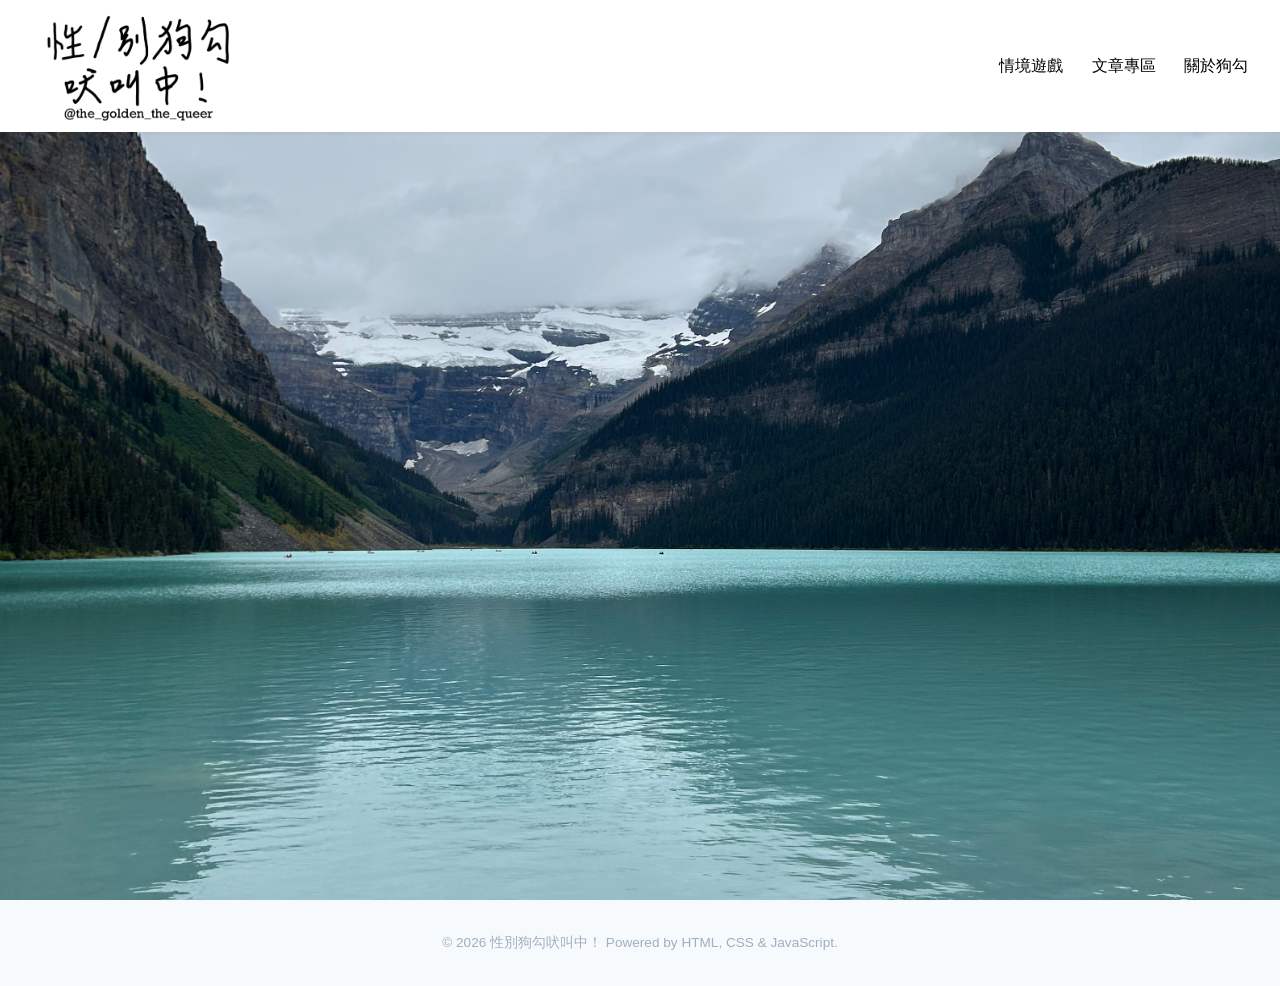
<file: index.html>
<!DOCTYPE html>
<html lang="zh-TW">
<head>
  <meta charset="UTF-8" />
  <meta name="viewport" content="width=device-width, initial-scale=1.0" />
  <title>性別狗勾吠叫中！</title>
  <link rel="stylesheet" href="style.css" />
  <link rel="alternate" type="application/rss+xml" title="RSS 訂閱" href="feed.xml" />
</head>
<body>

  <header class="navbar">
    <a href="index.html" class="logo-link">
      <img src="images/性別狗勾_logo.png" alt="性別狗勾吠叫中！" class="logo-img">
    </a>
    <nav>
      <a href="game.html" target="_blank" rel="noopener noreferrer">情境遊戲</a>
      <a href="blog.html">文章專區</a>
      <a href="about.html">關於狗勾</a>
    </nav>
  </header>

  <main class="hero-page-container">
    <img src="images/首頁主視覺.jpg" alt="霧中的冰河湖與雪山" class="hero-img">
  </main>

  <footer>
    <p>© 2026 性別狗勾吠叫中！ Powered by HTML, CSS & JavaScript.</p>
  </footer>

</body>
</html>
</file>
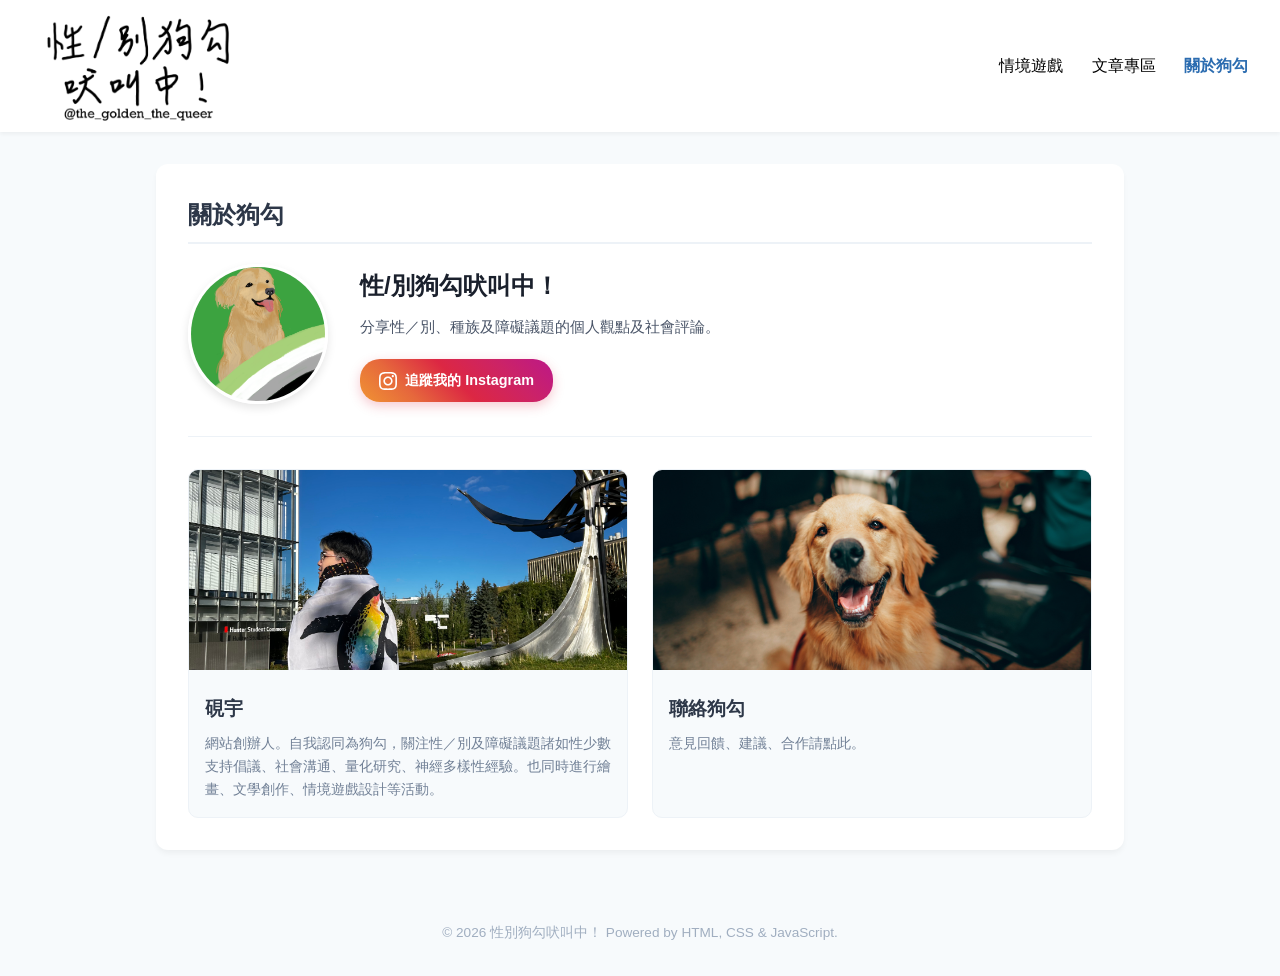
<file: about.html>
<!DOCTYPE html>
<html lang="zh-TW">
<head>
  <meta charset="UTF-8" />
  <meta name="viewport" content="width=device-width, initial-scale=1.0" />
  <title>關於狗勾 | 性別狗勾吠叫中！</title>
  <link rel="stylesheet" href="style.css" />
  <link rel="alternate" type="application/rss+xml" title="RSS 訂閱" href="feed.xml" />
</head>
<body>

  <header class="navbar">
    <a href="index.html" class="logo-link">
      <img src="images/性別狗勾_logo.png" alt="性別狗勾吠叫中！" class="logo-img">
    </a>
    <nav>
      <a href="game.html" target="_blank" rel="noopener noreferrer">情境遊戲</a>
      <a href="blog.html">文章專區</a>
      <a href="about.html" class="active">關於狗勾</a>
    </nav>
  </header>

  <main class="container">
    <div class="section-block">
      <h2>關於狗勾</h2>
      
      <div class="profile-card">
        <img src="images/狗勾大頭照.png" alt="個人大頭照" class="profile-avatar">
        <div class="profile-info">
          <h3>性/別狗勾吠叫中！</h3>
          <p class="profile-bio">
            分享性／別、種族及障礙議題的個人觀點及社會評論。
          </p>
          <a href="https://www.instagram.com/the_golden_the_queer/" target="_blank" rel="noopener noreferrer" class="instagram-btn">
            <svg viewBox="0 0 24 24">
              <path d="M12 2.163c3.204 0 3.584.012 4.85.07 3.252.148 4.771 1.691 4.919 4.919.058 1.265.069 1.645.069 4.849 0 3.205-.012 3.584-.069 4.849-.149 3.225-1.664 4.771-4.919 4.919-1.266.058-1.644.07-4.85.07-3.204 0-3.584-.012-4.849-.07-3.26-.149-4.771-1.699-4.919-4.92-.058-1.265-.07-1.644-.07-4.849 0-3.204.013-3.583.07-4.849.149-3.227 1.664-4.771 4.919-4.919 1.266-.057 1.645-.069 4.849-.069zm0-2.163c-3.259 0-3.667.014-4.947.072-4.358.2-6.78 2.618-6.98 6.98-.059 1.281-.073 1.689-.073 4.948 0 3.259.014 3.668.072 4.948.2 4.358 2.618 6.78 6.98 6.98 1.281.058 1.689.072 4.948.072 3.259 0 3.668-.014 4.948-.072 4.354-.2 6.782-2.618 6.979-6.98.059-1.28.073-1.689.073-4.948 0-3.259-.014-3.667-.072-4.947-.196-4.354-2.617-6.78-6.979-6.98-1.281-.059-1.69-.073-4.949-.073zm0 5.838c-3.403 0-6.162 2.759-6.162 6.162s2.759 6.163 6.162 6.163 6.162-2.759 6.162-6.163c0-3.403-2.759-6.162-6.162-6.162zm0 10.162c-2.209 0-4-1.79-4-4 0-2.209 1.791-4 4-4s4 1.791 4 4c0 2.21-1.791 4-4 4zm6.406-11.845c-.796 0-1.441.645-1.441 1.44s.645 1.44 1.441 1.44c.795 0 1.439-.645 1.439-1.44s-.644-1.44-1.439-1.44z"/>
            </svg>
            追蹤我的 Instagram
          </a>
        </div>
      </div>

      <div class="dog-grid">
        <div class="dog-card">
          <img src="images/硯宇照片.jpg" alt="硯宇" class="profile-img">
          <div class="dog-info">
            <h3>硯宇</h3>
            <p>網站創辦人。自我認同為狗勾，關注性／別及障礙議題諸如性少數支持倡議、社會溝通、量化研究、神經多樣性經驗。也同時進行繪畫、文學創作、情境遊戲設計等活動。</p>
          </div>
        </div>

        <a href="https://the-golden-the-queer.github.io/feedback.html" class="dog-card" style="display: block; color: inherit; text-decoration: none;">
          <img src="images/whisky.jpg" alt="個人大頭照" class="profile-img">
          <div class="dog-info">
            <h3>聯絡狗勾</h3>
            <p>意見回饋、建議、合作請點此。</p>
          </div>
        </a>
      </div>
    </div>
  </main>

  <footer>
    <p>© 2026 性別狗勾吠叫中！ Powered by HTML, CSS & JavaScript.</p>
  </footer>

</body>
</html>
</file>
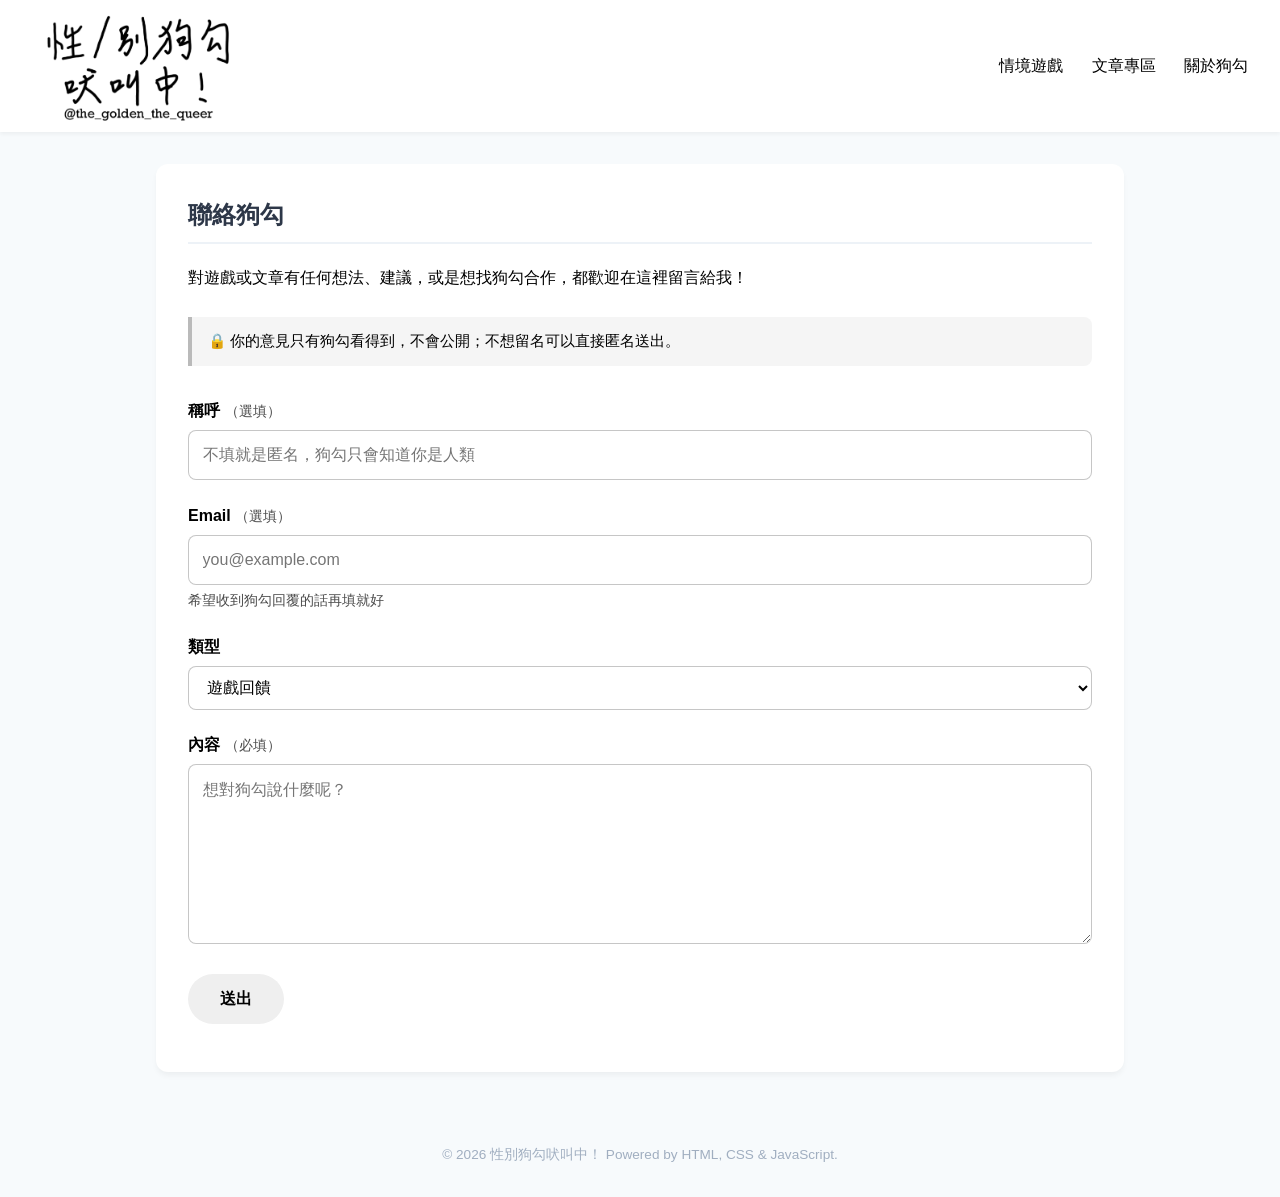
<file: feedback.html>
<!DOCTYPE html>
<html lang="zh-TW">
<head>
  <meta charset="UTF-8" />
  <meta name="viewport" content="width=device-width, initial-scale=1.0" />
  <title>聯絡狗勾 | 性別狗勾吠叫中！</title>
  <link rel="stylesheet" href="style.css" />
  <link rel="alternate" type="application/rss+xml" title="RSS 訂閱" href="feed.xml" />
  <style>
    .feedback-intro {
      line-height: 1.8;
      margin-bottom: 1.5rem;
    }
    .privacy-note {
      font-size: 0.92rem;
      line-height: 1.7;
      padding: 0.75rem 1rem;
      margin-bottom: 2rem;
      border-left: 4px solid rgba(128, 128, 128, 0.5);
      background: rgba(128, 128, 128, 0.08);
      border-radius: 0 8px 8px 0;
    }
    .form-field {
      margin-bottom: 1.4rem;
    }
    .form-field label {
      display: block;
      font-weight: bold;
      margin-bottom: 0.4rem;
    }
    .form-field .optional,
    .form-field .required {
      font-weight: normal;
      font-size: 0.85rem;
      opacity: 0.7;
      margin-left: 0.3rem;
    }
    .form-field input,
    .form-field select,
    .form-field textarea {
      width: 100%;
      box-sizing: border-box;
      padding: 0.7rem 0.85rem;
      font: inherit;
      color: inherit;
      background: rgba(255, 255, 255, 0.6);
      border: 1px solid rgba(128, 128, 128, 0.45);
      border-radius: 8px;
    }
    .form-field textarea {
      min-height: 180px;
      resize: vertical;
      line-height: 1.7;
    }
    .form-field input:focus,
    .form-field select:focus,
    .form-field textarea:focus {
      outline: 2px solid currentColor;
      outline-offset: 1px;
    }
    .form-field .hint {
      font-size: 0.85rem;
      opacity: 0.7;
      margin-top: 0.35rem;
    }
    /* 防垃圾訊息用的隱藏欄位：真人看不到，機器人會去填 */
    .hp-field {
      position: absolute;
      left: -9999px;
      width: 1px;
      height: 1px;
      overflow: hidden;
    }
    .submit-btn {
      font: inherit;
      font-weight: bold;
      padding: 0.75rem 2rem;
      border: none;
      border-radius: 999px;
      cursor: pointer;
    }
    .submit-btn:disabled {
      opacity: 0.6;
      cursor: wait;
    }
    .form-error {
      margin-top: 1rem;
      color: #c0392b;
    }
    .thank-you {
      display: none;
      text-align: center;
      padding: 3rem 1rem;
      font-size: 1.5rem;
      font-weight: bold;
    }
    .thank-you.show { display: block; }
  </style>
</head>
<body>

  <header class="navbar">
    <a href="index.html" class="logo-link">
      <img src="images/性別狗勾_logo.png" alt="性別狗勾吠叫中！" class="logo-img">
    </a>
    <nav>
      <a href="game.html" target="_blank" rel="noopener noreferrer">情境遊戲</a>
      <a href="blog.html">文章專區</a>
      <a href="about.html">關於狗勾</a>
    </nav>
  </header>

  <main class="container">
    <div class="section-block feedback-wrap">
      <h2>聯絡狗勾</h2>

      <div id="feedback-area">
        <p class="feedback-intro">對遊戲或文章有任何想法、建議，或是想找狗勾合作，都歡迎在這裡留言給我！</p>

        <p class="privacy-note">🔒 你的意見只有狗勾看得到，不會公開；不想留名可以直接匿名送出。</p>

        <form id="feedback-form" novalidate>
          <div class="form-field">
            <label for="fb-name">稱呼<span class="optional">（選填）</span></label>
            <input type="text" id="fb-name" name="name" maxlength="100" autocomplete="nickname" placeholder="不填就是匿名，狗勾只會知道你是人類" />
          </div>

          <div class="form-field">
            <label for="fb-email">Email<span class="optional">（選填）</span></label>
            <input type="email" id="fb-email" name="email" maxlength="200" autocomplete="email" placeholder="you@example.com" />
            <p class="hint">希望收到狗勾回覆的話再填就好</p>
          </div>

          <div class="form-field">
            <label for="fb-type">類型</label>
            <select id="fb-type" name="type">
              <option value="遊戲回饋">遊戲回饋</option>
              <option value="文章回饋">文章回饋</option>
              <option value="合作邀約">合作邀約</option>
              <option value="其他">其他</option>
            </select>
          </div>

          <div class="form-field">
            <label for="fb-message">內容<span class="required">（必填）</span></label>
            <textarea id="fb-message" name="message" maxlength="5000" required placeholder="想對狗勾說什麼呢？"></textarea>
          </div>

          <!-- 防垃圾訊息：真人看不到這個欄位，請勿移除 -->
          <div class="hp-field" aria-hidden="true">
            <label for="fb-website">網站</label>
            <input type="text" id="fb-website" name="website" tabindex="-1" autocomplete="off" />
          </div>

          <button type="submit" class="submit-btn" id="fb-submit">送出</button>
          <p class="form-error" id="fb-error" role="alert"></p>
        </form>
      </div>

      <p class="thank-you" id="thank-you" role="status">感謝你的回饋！汪！</p>
    </div>
  </main>

  <footer>
    <p>© 2026 性別狗勾吠叫中！ Powered by HTML, CSS & JavaScript.</p>
  </footer>

  <script>
    // ⬇️ 部署 Apps Script 後，把「網頁應用程式網址」貼在這裡（以 /exec 結尾）
    const FEEDBACK_SCRIPT_URL = "https://script.google.com/macros/s/AKfycbxQnxtrP9EjNiyiHMg1XTB3fbF3ZaTudgbPWgn1zWpgRorGBS8TNbL8gBdGKsECeJhW/exec";

    const form = document.getElementById("feedback-form");
    const submitBtn = document.getElementById("fb-submit");
    const errorEl = document.getElementById("fb-error");

    form.addEventListener("submit", async (event) => {
      event.preventDefault();
      errorEl.textContent = "";

      const message = form.message.value.trim();
      if (!message) {
        errorEl.textContent = "請輸入內容再送出喔！";
        form.message.focus();
        return;
      }

      const email = form.email.value.trim();
      if (email && !form.email.checkValidity()) {
        errorEl.textContent = "Email 格式好像不太對，請再檢查一下（或留空也可以）。";
        form.email.focus();
        return;
      }

      if (!FEEDBACK_SCRIPT_URL.startsWith("https://")) {
        errorEl.textContent = "表單尚未設定完成，暫時無法送出。";
        return;
      }

      const data = new URLSearchParams({
        name: form.name.value.trim(),
        email: email,
        type: form.type.value,
        message: message,
        website: form.website.value,   // 防垃圾訊息欄位
        page: document.referrer || location.href
      });

      submitBtn.disabled = true;
      submitBtn.textContent = "送出中…";

      try {
        const res = await fetch(FEEDBACK_SCRIPT_URL, { method: "POST", body: data });
        const result = await res.json();
        if (result.result !== "ok") throw new Error(result.message || "送出失敗");

        document.getElementById("feedback-area").style.display = "none";
        document.getElementById("thank-you").classList.add("show");
      } catch (err) {
        console.error(err);
        errorEl.textContent = "送出失敗了，請稍後再試一次 🐾";
        submitBtn.disabled = false;
        submitBtn.textContent = "送出";
      }
    });
  </script>
</body>
</html>
</file>
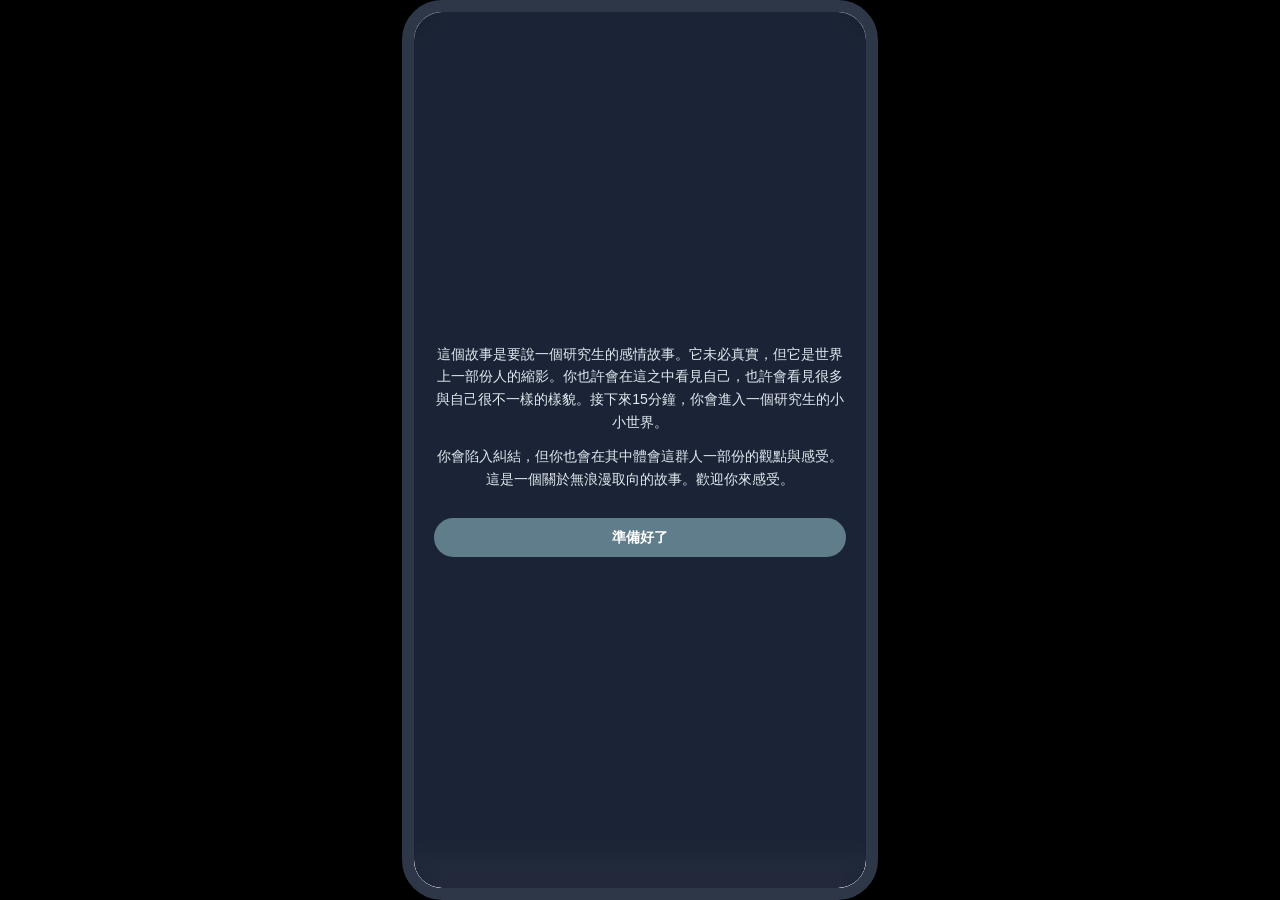
<file: game.html>
<!DOCTYPE html>
<html lang="zh-TW">
<head>
  <meta charset="UTF-8" />
  <meta name="viewport" content="width=device-width, initial-scale=1.0" />
  <title>情境遊戲 | 性別狗勾吠叫中！</title>
  <link rel="stylesheet" href="style.css" />
  <link rel="alternate" type="application/rss+xml" title="RSS 訂閱" href="feed.xml" />
</head>
<body class="game-page">

  <main class="phone-wrapper-outer">
    <div id="phone-wrapper">
      <div id="game-container">
        <div id="chat-window"></div>
        <div id="options-container"></div>

        <!-- 手機內的無浪漫網誌（點「偷看一下狗狗在看什麼」後出現） -->
        <div id="blog-overlay" class="blog-overlay" style="display: none;">
          <div class="blog-urlbar">🔒 性別狗勾吠叫中！</div>
          <article class="blog-article">
            <h2>認識無浪漫：七個你可能想知道的事</h2>

            <h3>1. 分別吸引力模型</h3>
            <p>分別吸引力模型（Split Attraction Model，簡稱 SAM）主張，人對他人的吸引力可以拆成不同面向來理解，最常見的是「性吸引力」與「浪漫吸引力」，也有人進一步區分出美感、智性等吸引力。這些面向不一定同時出現，例如一個人可能是異性浪漫的無性戀者，或是感受得到性吸引力的無浪漫者。這個模型源自無性戀社群，幫助許多人更精準地描述自身經驗。但它是一種工具而非規定，並不是每個人都需要用它來理解自己。</p>

            <h3>2. 無浪漫是什麼？</h3>
            <p>無浪漫（Aromantic，常簡稱 Aro）指很少或不會對他人產生浪漫吸引力，也就是不太會有「想和某人談戀愛」的感受。無浪漫是一個光譜，其中包含灰色浪漫（僅偶爾或微弱地感受到浪漫吸引力）、半浪漫（需先建立深厚情感連結才可能產生）等不同經驗。無浪漫者仍然可以擁有深厚的友情與親情，也可能有性吸引力。無浪漫不代表冷漠或缺乏情感，只是情感的形式與主流的戀愛想像不同。</p>

            <h3>3. 無浪漫與無性戀</h3>
            <p>無性戀（Asexual）指很少或不對他人產生性吸引力，無浪漫則指很少或不產生浪漫吸引力，兩者描述的是不同面向，彼此獨立。一個人可以同時是無性戀與無浪漫（常稱 Aroace），也可以是有浪漫傾向的無性戀者，例如想談戀愛但對性沒有興趣；或者是有性吸引力的無浪漫者（無浪漫有性戀，Aroallo）。由於兩者常被混為一談，釐清差異有助於減少誤解，也讓當事人更能清楚表達自己的需求與界線。</p>

            <h3>4. 無浪漫不是錯，溝通很重要</h3>
            <p>無浪漫是一種自然存在的傾向，不是疾病或缺陷，也不需要被「治好」，更不代表只是還沒遇到對的人。然而在以戀愛為主流的社會中，無浪漫者常面臨催婚、被質疑或不被理解的壓力。坦誠溝通能幫助身邊的人了解自己感受情感的方式與界線，也讓彼此在關係中的期待更清楚。溝通的目的不是說服別人或證明自己，而是讓雙方都能被尊重，並找到適合彼此的相處方式。</p>

            <h3>5. 無浪漫本來就可以和有浪漫他人交往</h3>
            <p>無浪漫者並非注定與親密關係無緣。無浪漫者可以與其他無浪漫者建立如酷兒柏拉圖式關係等交往模式。有些無浪漫者會選擇與有浪漫傾向的人交往，建立以陪伴、信任、共同生活或其他形式親密為基礎的連結。這樣的關係能否順利，關鍵不在於雙方傾向是否相同，而在於是否誠實說明彼此的需求與限制，像是對親密行為、承諾形式、排他性、表達愛意方式的期待。只要雙方在充分了解的情況下自願投入，並持續溝通與調整，這樣的關係同樣可以穩定而真誠。</p>

            <h3>6. 何謂酷兒柏拉圖關係</h3>
            <p>酷兒柏拉圖關係（Queerplatonic Relationship，簡稱 QPR）指一種超越一般友誼、但又不屬於傳統戀愛的親密關係。雙方在情感投入、承諾程度、排他性或生活安排上可能非常緊密，例如同住、共同規劃未來、彼此是重要決策時的支持者等，但不以浪漫吸引力為基礎。QPR的具體內容由當事人自行定義，沒有固定模式。這個概念源自無浪漫與無性戀社群，讓人能為那些難以被既有分類涵蓋的重要關係命名。</p>

            <h3>7. 知情同意是什麼</h3>
            <p>知情同意是指在充分了解相關資訊的前提下，自主且自願地同意某件事。放在親密關係中，代表雙方都清楚知道這段關係的性質、界線與可能帶來的影響，並在沒有壓力、欺瞞或威脅的情況下做出選擇。同意應該是明確的，而且可以隨時撤回，過去的同意不代表永遠同意。無論是無浪漫者的關係或任何關係，知情同意都是彼此尊重的基礎，也能確保雙方的期待不是建立在誤會之上。</p>

            <button id="blog-end-btn" class="blog-end-btn" onclick="closeBlog()">看完了</button>
          </article>
        </div>

        <!-- 看完網誌後的全黑結尾頁 -->
        <div id="end-overlay" class="end-overlay" style="display: none;">
          <!-- 主選單 -->
          <div id="end-menu" class="end-panel">
            <button class="end-btn" onclick="reopenBlog()">再看一下狗狗在看什麼</button>
            <button class="end-btn" onclick="confirmLeave()">看其他文章</button>
            <button class="end-btn" onclick="showEndPanel('end-resources')">其他資源</button>
            <button class="end-btn" onclick="showEndPanel('end-credits')">製作團隊</button>
          </div>

          <!-- 其他資源 -->
          <div id="end-resources" class="end-panel" style="display: none;">
            <p class="end-text">接洽聯繫中</p>
            <button class="end-btn" onclick="showEndMenu()">回到選單</button>
          </div>

          <!-- 製作團隊 -->
          <div id="end-credits" class="end-panel" style="display: none;">
            <div class="credits">
              <p>角色設計｜硯宇（黃怡倫）<br>劇情創作｜硯宇（黃怡倫）<br>程式設計｜硯宇（黃怡倫）</p>
              <h4>靈感啟發</h4>
              <p>It's Nicky Case!<br>台灣無浪漫小組</p>
              <h4>特別感謝</h4>
              <p>教育部青年發展署 青年百億海外圓夢基金計畫<br>國立高雄師範大學 性別教育研究所</p>
              <p><a class="credits-link" href="https://the-golden-the-queer.github.io/feedback.html" target="_blank" rel="noopener">回饋建議請點此</a><br></p>
              <p class="credits-note">未經同意，禁止任何形式之轉載或搬運。</p>
            </div>
            <button class="end-btn" onclick="showEndMenu()">回到選單</button>
          </div>
        </div>

        <!-- 手機內部全版面鋪墊 -->
        <div id="paving-overlay" class="paving-overlay">
          <div class="paving-card">
            <div class="paving-content">
              <p>這個故事是要說一個研究生的感情故事。它未必真實，但它是世界上一部份人的縮影。你也許會在這之中看見自己，也許會看見很多與自己很不一樣的樣貌。接下來15分鐘，你會進入一個研究生的小小世界。</p>
              <p>你會陷入糾結，但你也會在其中體會這群人一部份的觀點與感受。這是一個關於無浪漫取向的故事。歡迎你來感受。</p>
            </div>
            <button class="ios-btn primary" onclick="startSetup()">準備好了</button>
          </div>
        </div>

        <!-- 手機內部 iOS 風格 Modal 彈窗 -->
        <div id="modal-overlay" class="modal-overlay" style="display: none;">
          <div id="modal-content" class="ios-alert-card"></div>
        </div>

      </div>
    </div>
  </main>

  <script src="game.js"></script>
</body>
</html>
</file>
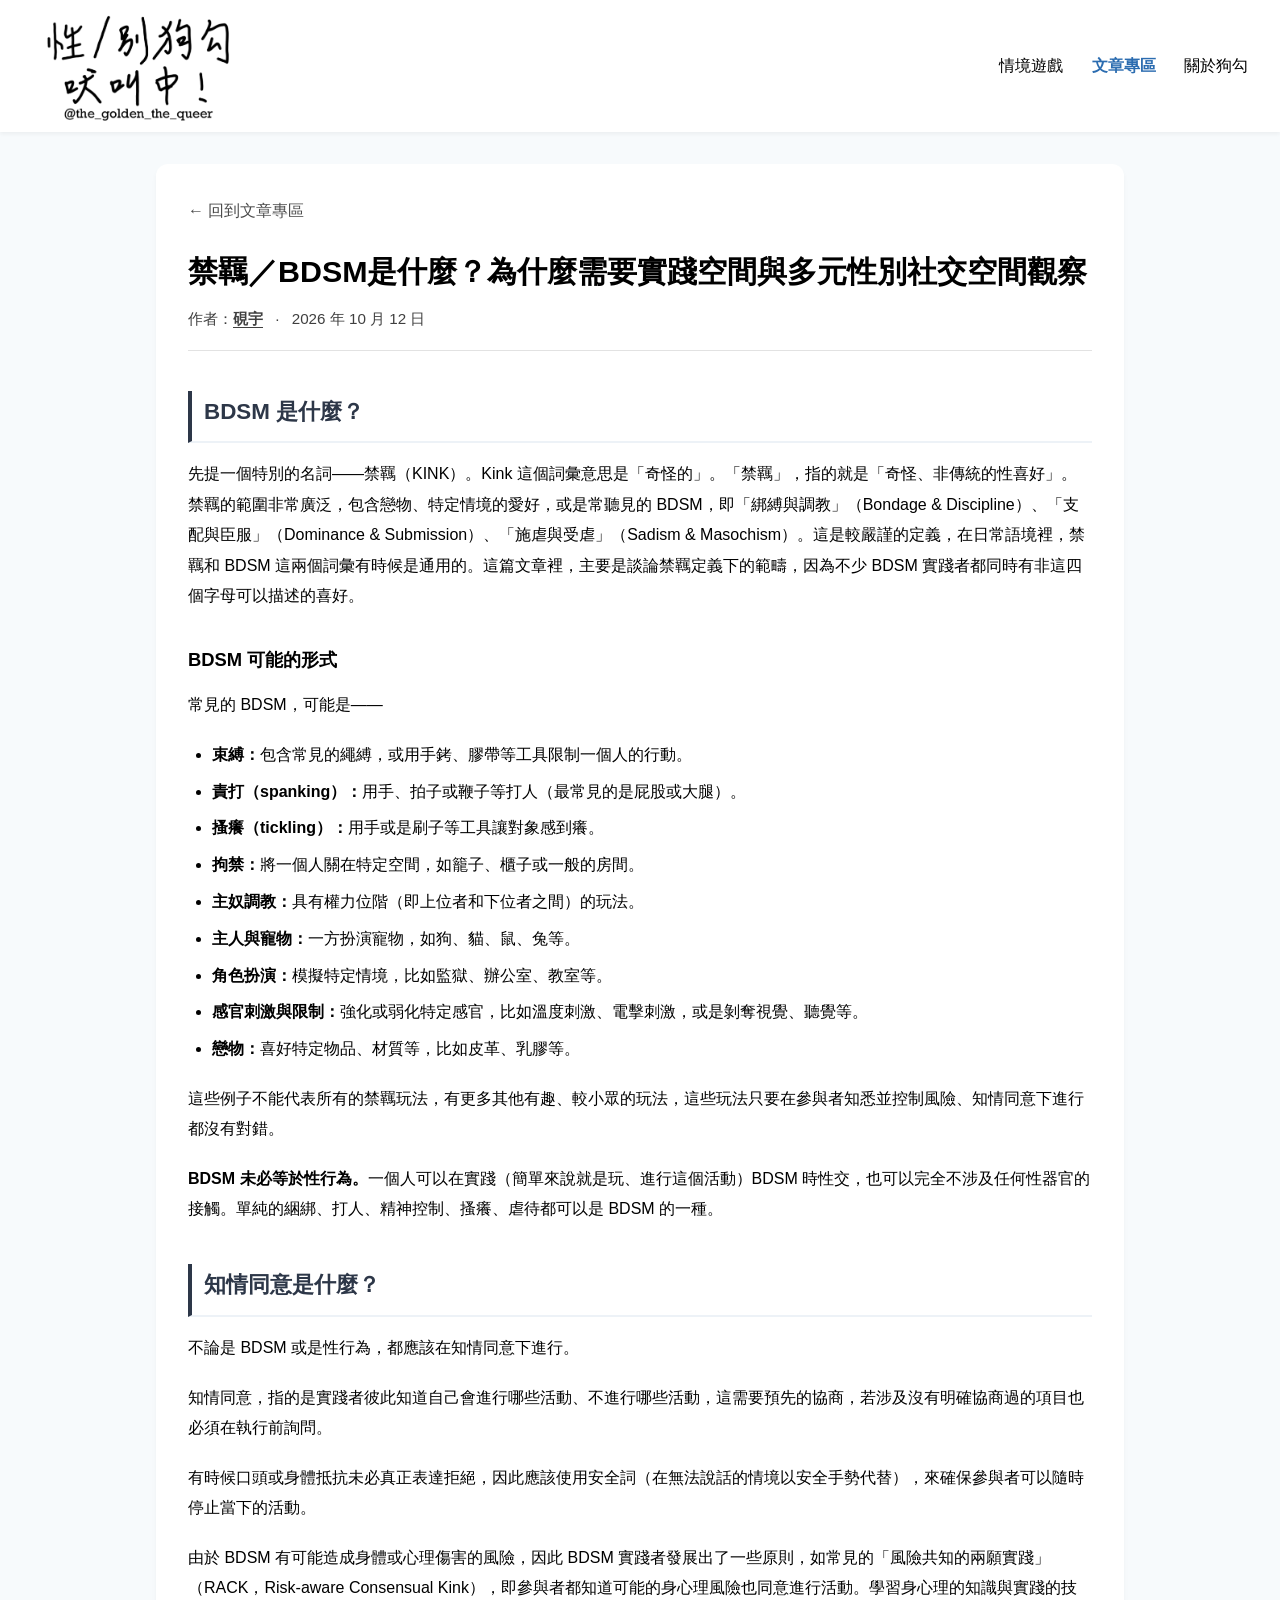
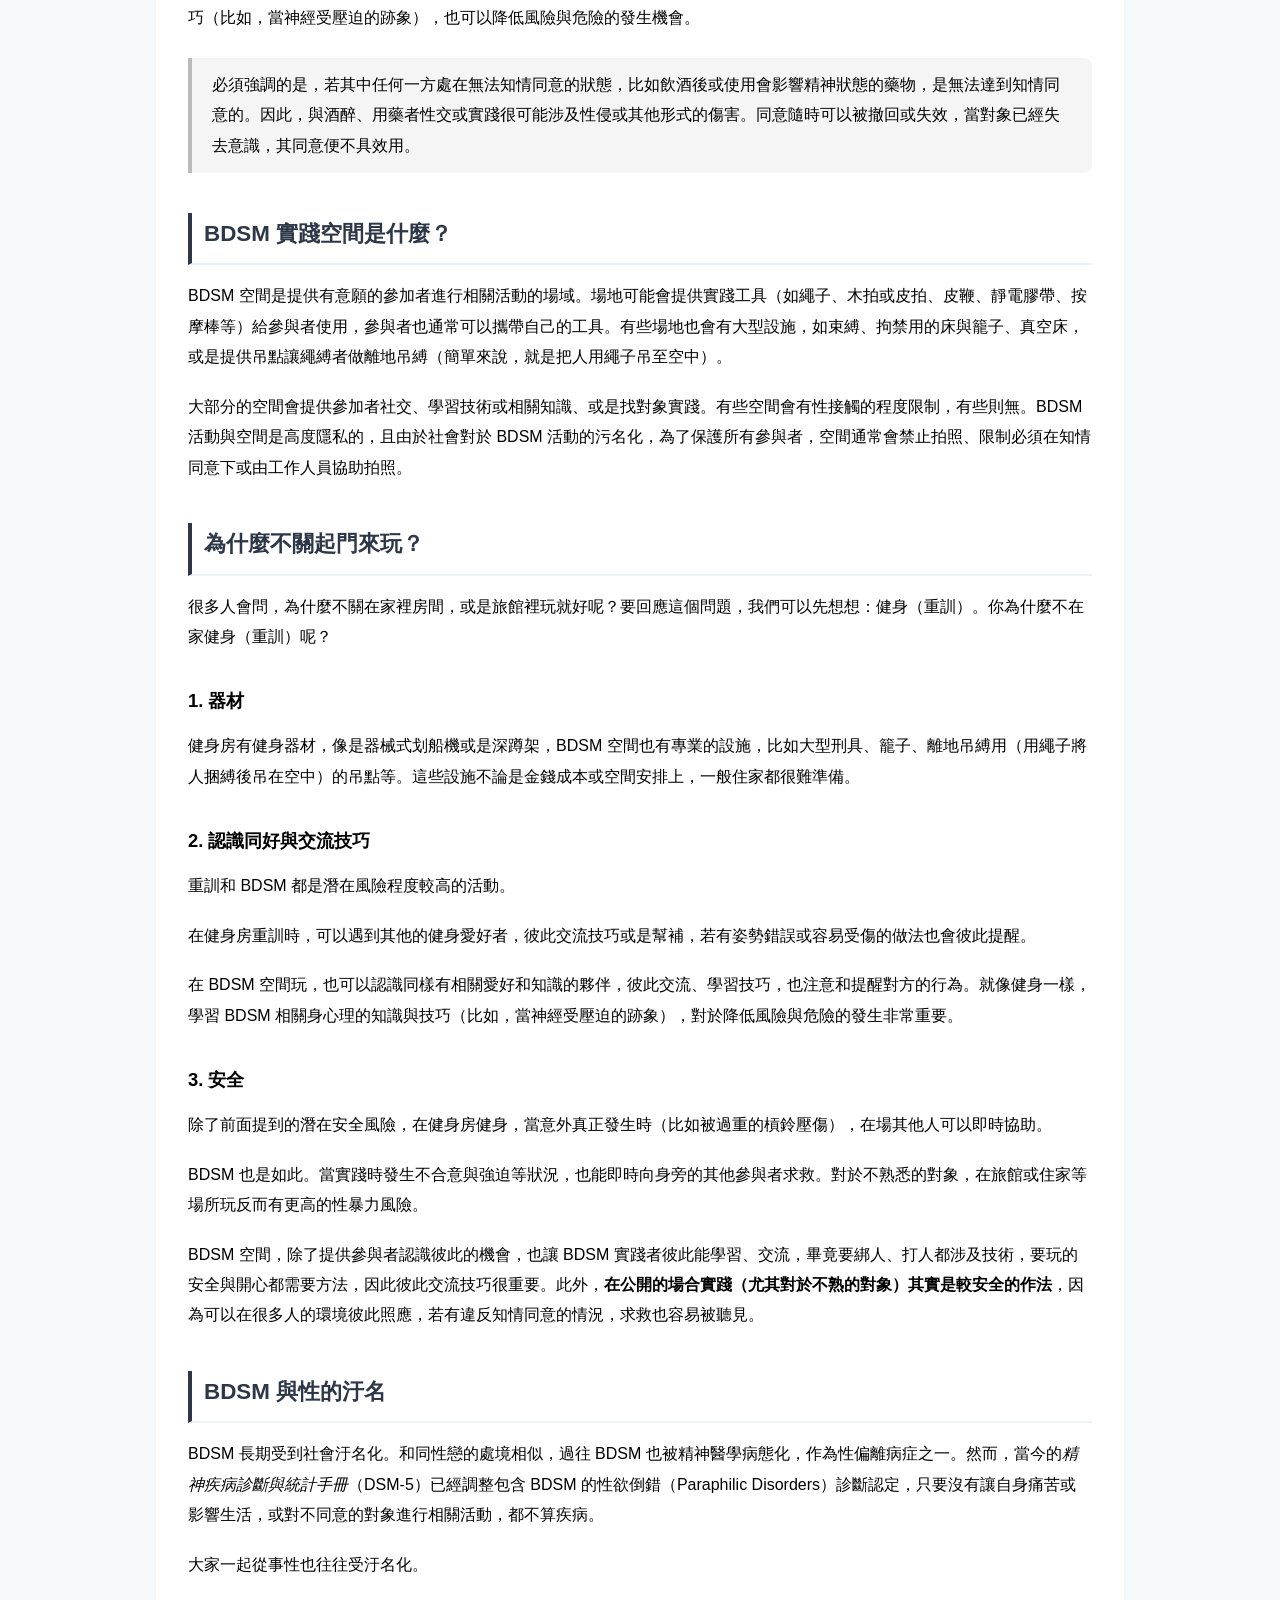
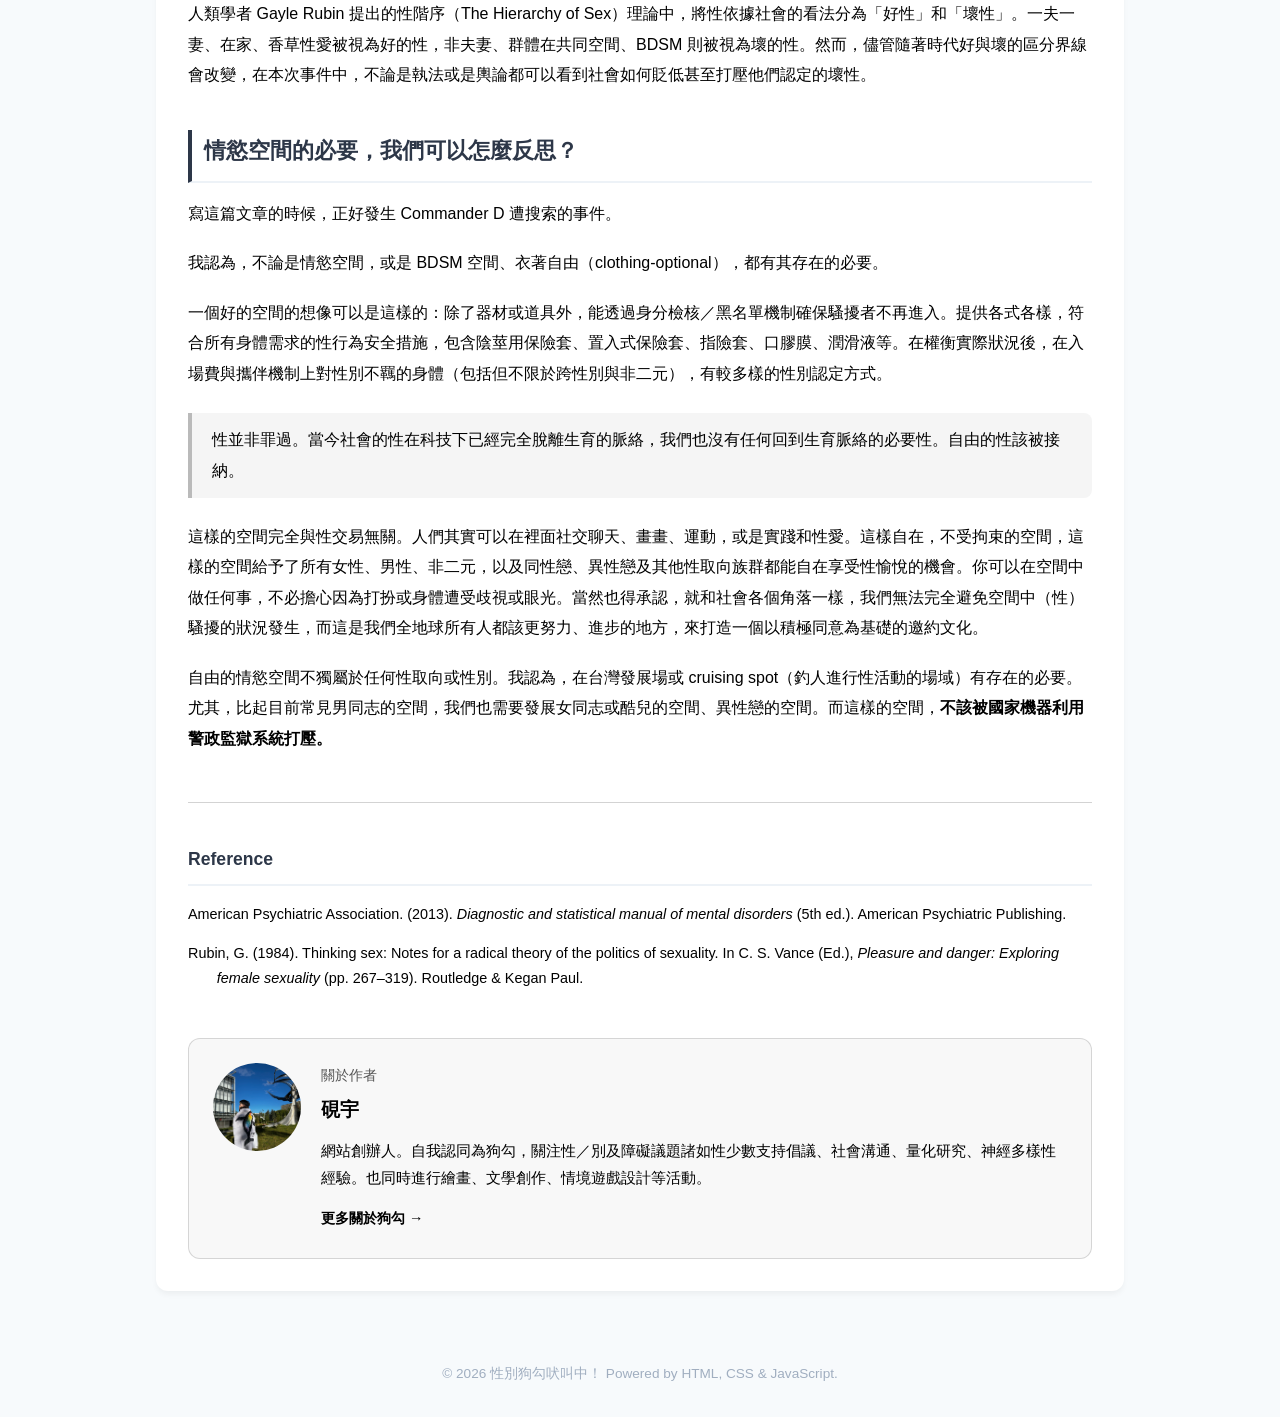
<file: posts/BDSM-and-space-for-sex.html>
<!DOCTYPE html>
<html lang="zh-TW">
<head>
  <meta charset="UTF-8" />
  <meta name="viewport" content="width=device-width, initial-scale=1.0" />
  <title>禁羈／BDSM是什麼？為什麼需要實踐空間與多元性別社交空間觀察 | 性別狗勾吠叫中！</title>
  <meta name="description" content="從禁羈與 BDSM 的定義、知情同意，談到為什麼需要 BDSM 實踐空間與情慾空間——在多人在場的空間實踐，反而更安全。" />
  <!-- 這篇文章放在 posts 資料夾裡，所以共用檔案的路徑前面都要加 ../ -->
  <link rel="stylesheet" href="../style.css" />
  <link rel="alternate" type="application/rss+xml" title="RSS 訂閱" href="../feed.xml" />
  <style>
    .post-article {
      line-height: 1.9;
    }
    .post-article .back-link {
      display: inline-block;
      margin-bottom: 1.5rem;
      color: inherit;
      opacity: 0.7;
      text-decoration: none;
    }
    .post-article .back-link:hover { opacity: 1; }
    .post-article h1 {
      font-size: 1.9rem;
      line-height: 1.4;
      margin: 0 0 0.75rem;
    }
    .post-meta {
      font-size: 0.95rem;
      opacity: 0.75;
      margin-bottom: 2rem;
      padding-bottom: 1rem;
      border-bottom: 1px solid rgba(128, 128, 128, 0.3);
    }
    .post-meta a {
      color: inherit;
      font-weight: bold;
      text-decoration: underline;
      text-underline-offset: 3px;
    }
    .post-meta-divider { margin: 0 0.5rem; }
    .post-article h2 {
      font-size: 1.4rem;
      margin: 2.5rem 0 1rem;
      padding-left: 0.75rem;
      border-left: 4px solid currentColor;
    }
    .post-article h3 {
      font-size: 1.15rem;
      margin: 2rem 0 0.75rem;
    }
    .post-article p { margin: 0 0 1.2rem; }
    .post-article ul.kink-list {
      margin: 0 0 1.2rem;
      padding-left: 1.5rem;
    }
    .post-article ul.kink-list li { margin-bottom: 0.4rem; }
    .post-article blockquote {
      margin: 1.5rem 0;
      padding: 0.75rem 1.25rem;
      border-left: 4px solid rgba(128, 128, 128, 0.5);
      background: rgba(128, 128, 128, 0.08);
      border-radius: 0 8px 8px 0;
    }
    .post-article blockquote p { margin: 0; }
    .post-article .highlight { font-weight: bold; }
    .post-article hr {
      border: none;
      border-top: 1px solid rgba(128, 128, 128, 0.35);
      margin: 3rem 0 2rem;
    }
    .post-references h2 {
      font-size: 1.1rem;
      border-left: none;
      padding-left: 0;
    }
    .post-references ol {
      list-style: none;
      padding: 0;
      margin: 0;
      font-size: 0.9rem;
      line-height: 1.7;
    }
    .post-references li {
      padding-left: 2em;
      text-indent: -2em;   /* APA 懸掛縮排 */
      margin-bottom: 0.9rem;
      overflow-wrap: anywhere;
    }
    .post-references a { color: inherit; }

    /* 文章底部作者欄 */
    .author-box {
      display: flex;
      gap: 1.25rem;
      align-items: flex-start;
      margin-top: 3rem;
      padding: 1.5rem;
      border: 1px solid rgba(128, 128, 128, 0.3);
      border-radius: 12px;
      background: rgba(128, 128, 128, 0.06);
    }
    .author-box img {
      width: 88px;
      height: 88px;
      flex-shrink: 0;
      border-radius: 50%;
      object-fit: cover;
    }
    .author-box .author-label {
      font-size: 0.85rem;
      opacity: 0.65;
      margin: 0 0 0.2rem;
    }
    .author-box .author-name {
      font-size: 1.2rem;
      margin: 0 0 0.5rem;
    }
    .author-box .author-name a {
      color: inherit;
      text-decoration: none;
    }
    .author-box .author-name a:hover { text-decoration: underline; }
    .author-box .author-bio {
      font-size: 0.95rem;
      line-height: 1.8;
      margin: 0 0 0.75rem;
    }
    .author-box .author-more {
      font-size: 0.9rem;
      font-weight: bold;
      color: inherit;
    }
    @media (max-width: 520px) {
      .author-box {
        flex-direction: column;
        align-items: center;
        text-align: center;
      }
    }
  </style>
</head>
<body>

  <header class="navbar">
    <a href="../index.html" class="logo-link">
      <img src="../images/性別狗勾_logo.png" alt="性別狗勾吠叫中！" class="logo-img">
    </a>
    <nav>
      <a href="../game.html" target="_blank" rel="noopener noreferrer">情境遊戲</a>
      <a href="../blog.html" class="active">文章專區</a>
      <a href="../about.html">關於狗勾</a>
    </nav>
  </header>

  <main class="container">
    <article class="section-block post-article">
      <a href="../blog.html" class="back-link">← 回到文章專區</a>

      <h1>禁羈／BDSM是什麼？為什麼需要實踐空間與多元性別社交空間觀察</h1>

      <div class="post-meta">
        <span>作者：<a href="https://the-golden-the-queer.github.io/about.html">硯宇</a></span>
        <span class="post-meta-divider">·</span>
        <time datetime="2026-10-12">2026 年 10 月 12 日</time>
      </div>

      <h2>BDSM 是什麼？</h2>
      <p>先提一個特別的名詞——禁羈（KINK）。Kink 這個詞彙意思是「奇怪的」。「禁羈」，指的就是「奇怪、非傳統的性喜好」。禁羈的範圍非常廣泛，包含戀物、特定情境的愛好，或是常聽見的 BDSM，即「綁縛與調教」（Bondage &amp; Discipline）、「支配與臣服」（Dominance &amp; Submission）、「施虐與受虐」（Sadism &amp; Masochism）。這是較嚴謹的定義，在日常語境裡，禁羈和 BDSM 這兩個詞彙有時候是通用的。這篇文章裡，主要是談論禁羈定義下的範疇，因為不少 BDSM 實踐者都同時有非這四個字母可以描述的喜好。</p>

      <h3>BDSM 可能的形式</h3>
      <!-- 作者備註：長文就把這段寫成一個段落，也許可以放無版權的圖 -->
      <p>常見的 BDSM，可能是——</p>
      <ul class="kink-list">
        <li><strong>束縛：</strong>包含常見的繩縛，或用手銬、膠帶等工具限制一個人的行動。</li>
        <li><strong>責打（spanking）：</strong>用手、拍子或鞭子等打人（最常見的是屁股或大腿）。</li>
        <li><strong>搔癢（tickling）：</strong>用手或是刷子等工具讓對象感到癢。</li>
        <li><strong>拘禁：</strong>將一個人關在特定空間，如籠子、櫃子或一般的房間。</li>
        <li><strong>主奴調教：</strong>具有權力位階（即上位者和下位者之間）的玩法。</li>
        <li><strong>主人與寵物：</strong>一方扮演寵物，如狗、貓、鼠、兔等。</li>
        <li><strong>角色扮演：</strong>模擬特定情境，比如監獄、辦公室、教室等。</li>
        <li><strong>感官刺激與限制：</strong>強化或弱化特定感官，比如溫度刺激、電擊刺激，或是剝奪視覺、聽覺等。</li>
        <li><strong>戀物：</strong>喜好特定物品、材質等，比如皮革、乳膠等。</li>
      </ul>
      <p>這些例子不能代表所有的禁羈玩法，有更多其他有趣、較小眾的玩法，這些玩法只要在參與者知悉並控制風險、知情同意下進行都沒有對錯。</p>
      <p><span class="highlight">BDSM 未必等於性行為。</span>一個人可以在實踐（簡單來說就是玩、進行這個活動）BDSM 時性交，也可以完全不涉及任何性器官的接觸。單純的綑綁、打人、精神控制、搔癢、虐待都可以是 BDSM 的一種。</p>

      <h2>知情同意是什麼？</h2>
      <p>不論是 BDSM 或是性行為，都應該在知情同意下進行。</p>
      <p>知情同意，指的是實踐者彼此知道自己會進行哪些活動、不進行哪些活動，這需要預先的協商，若涉及沒有明確協商過的項目也必須在執行前詢問。</p>
      <p>有時候口頭或身體抵抗未必真正表達拒絕，因此應該使用安全詞（在無法說話的情境以安全手勢代替），來確保參與者可以隨時停止當下的活動。</p>
      <p>由於 BDSM 有可能造成身體或心理傷害的風險，因此 BDSM 實踐者發展出了一些原則，如常見的「風險共知的兩願實踐」（RACK，Risk-aware Consensual Kink），即參與者都知道可能的身心理風險也同意進行活動。學習身心理的知識與實踐的技巧（比如，當神經受壓迫的跡象），也可以降低風險與危險的發生機會。</p>

      <blockquote>
        <p>必須強調的是，若其中任何一方處在無法知情同意的狀態，比如飲酒後或使用會影響精神狀態的藥物，是無法達到知情同意的。因此，與酒醉、用藥者性交或實踐很可能涉及性侵或其他形式的傷害。同意隨時可以被撤回或失效，當對象已經失去意識，其同意便不具效用。</p>
      </blockquote>

      <h2>BDSM 實踐空間是什麼？</h2>
      <p>BDSM 空間是提供有意願的參加者進行相關活動的場域。場地可能會提供實踐工具（如繩子、木拍或皮拍、皮鞭、靜電膠帶、按摩棒等）給參與者使用，參與者也通常可以攜帶自己的工具。有些場地也會有大型設施，如束縛、拘禁用的床與籠子、真空床，或是提供吊點讓繩縛者做離地吊縛（簡單來說，就是把人用繩子吊至空中）。</p>
      <p>大部分的空間會提供參加者社交、學習技術或相關知識、或是找對象實踐。有些空間會有性接觸的程度限制，有些則無。BDSM 活動與空間是高度隱私的，且由於社會對於 BDSM 活動的污名化，為了保護所有參與者，空間通常會禁止拍照、限制必須在知情同意下或由工作人員協助拍照。</p>

      <h2>為什麼不關起門來玩？</h2>
      <p>很多人會問，為什麼不關在家裡房間，或是旅館裡玩就好呢？要回應這個問題，我們可以先想想：健身（重訓）。你為什麼不在家健身（重訓）呢？</p>

      <h3>1. 器材</h3>
      <p>健身房有健身器材，像是器械式划船機或是深蹲架，BDSM 空間也有專業的設施，比如大型刑具、籠子、離地吊縛用（用繩子將人捆縛後吊在空中）的吊點等。這些設施不論是金錢成本或空間安排上，一般住家都很難準備。</p>

      <h3>2. 認識同好與交流技巧</h3>
      <p>重訓和 BDSM 都是潛在風險程度較高的活動。</p>
      <p>在健身房重訓時，可以遇到其他的健身愛好者，彼此交流技巧或是幫補，若有姿勢錯誤或容易受傷的做法也會彼此提醒。</p>
      <p>在 BDSM 空間玩，也可以認識同樣有相關愛好和知識的夥伴，彼此交流、學習技巧，也注意和提醒對方的行為。就像健身一樣，學習 BDSM 相關身心理的知識與技巧（比如，當神經受壓迫的跡象），對於降低風險與危險的發生非常重要。</p>

      <h3>3. 安全</h3>
      <p>除了前面提到的潛在安全風險，在健身房健身，當意外真正發生時（比如被過重的槓鈴壓傷），在場其他人可以即時協助。</p>
      <p>BDSM 也是如此。當實踐時發生不合意與強迫等狀況，也能即時向身旁的其他參與者求救。對於不熟悉的對象，在旅館或住家等場所玩反而有更高的性暴力風險。</p>
      <p>BDSM 空間，除了提供參與者認識彼此的機會，也讓 BDSM 實踐者彼此能學習、交流，畢竟要綁人、打人都涉及技術，要玩的安全與開心都需要方法，因此彼此交流技巧很重要。此外，<span class="highlight">在公開的場合實踐（尤其對於不熟的對象）其實是較安全的作法</span>，因為可以在很多人的環境彼此照應，若有違反知情同意的情況，求救也容易被聽見。</p>

      <h2>BDSM 與性的汙名</h2>
      <p>BDSM 長期受到社會汙名化。和同性戀的處境相似，過往 BDSM 也被精神醫學病態化，作為性偏離病症之一。然而，當今的<em>精神疾病診斷與統計手冊</em>（DSM-5）已經調整包含 BDSM 的性欲倒錯（Paraphilic Disorders）診斷認定，只要沒有讓自身痛苦或影響生活，或對不同意的對象進行相關活動，都不算疾病。</p>
      <p>大家一起從事性也往往受汙名化。</p>
      <p>人類學者 Gayle Rubin 提出的性階序（The Hierarchy of Sex）理論中，將性依據社會的看法分為「好性」和「壞性」。一夫一妻、在家、香草性愛被視為好的性，非夫妻、群體在共同空間、BDSM 則被視為壞的性。然而，儘管隨著時代好與壞的區分界線會改變，在本次事件中，不論是執法或是輿論都可以看到社會如何貶低甚至打壓他們認定的壞性。</p>

      <h2>情慾空間的必要，我們可以怎麼反思？</h2>
      <p>寫這篇文章的時候，正好發生 Commander D 遭搜索的事件。</p>
      <p>我認為，不論是情慾空間，或是 BDSM 空間、衣著自由（clothing-optional），都有其存在的必要。</p>
      <p>一個好的空間的想像可以是這樣的：除了器材或道具外，能透過身分檢核／黑名單機制確保騷擾者不再進入。提供各式各樣，符合所有身體需求的性行為安全措施，包含陰莖用保險套、置入式保險套、指險套、口膠膜、潤滑液等。在權衡實際狀況後，在入場費與攜伴機制上對性別不羈的身體（包括但不限於跨性別與非二元），有較多樣的性別認定方式。</p>

      <blockquote>
        <p>性並非罪過。當今社會的性在科技下已經完全脫離生育的脈絡，我們也沒有任何回到生育脈絡的必要性。自由的性該被接納。</p>
      </blockquote>

      <p>這樣的空間完全與性交易無關。人們其實可以在裡面社交聊天、畫畫、運動，或是實踐和性愛。這樣自在，不受拘束的空間，這樣的空間給予了所有女性、男性、非二元，以及同性戀、異性戀及其他性取向族群都能自在享受性愉悅的機會。你可以在空間中做任何事，不必擔心因為打扮或身體遭受歧視或眼光。當然也得承認，就和社會各個角落一樣，我們無法完全避免空間中（性）騷擾的狀況發生，而這是我們全地球所有人都該更努力、進步的地方，來打造一個以積極同意為基礎的邀約文化。</p>
      <p>自由的情慾空間不獨屬於任何性取向或性別。我認為，在台灣發展場或 cruising spot（釣人進行性活動的場域）有存在的必要。尤其，比起目前常見男同志的空間，我們也需要發展女同志或酷兒的空間、異性戀的空間。而這樣的空間，<span class="highlight">不該被國家機器利用警政監獄系統打壓。</span></p>

      <hr />

      <section class="post-references">
        <h2>Reference</h2>
        <ol>
          <li>American Psychiatric Association. (2013). <em>Diagnostic and statistical manual of mental disorders</em> (5th ed.). American Psychiatric Publishing.</li>
          <li>Rubin, G. (1984). Thinking sex: Notes for a radical theory of the politics of sexuality. In C. S. Vance (Ed.), <em>Pleasure and danger: Exploring female sexuality</em> (pp. 267–319). Routledge &amp; Kegan Paul.</li>
        </ol>
      </section>

      <aside class="author-box">
        <img src="../images/硯宇照片.jpg" alt="硯宇">
        <div>
          <p class="author-label">關於作者</p>
          <h3 class="author-name"><a href="../about.html">硯宇</a></h3>
          <p class="author-bio">網站創辦人。自我認同為狗勾，關注性／別及障礙議題諸如性少數支持倡議、社會溝通、量化研究、神經多樣性經驗。也同時進行繪畫、文學創作、情境遊戲設計等活動。</p>
          <a href="../about.html" class="author-more">更多關於狗勾 →</a>
        </div>
      </aside>
    </article>
  </main>

  <footer>
    <p>© 2026 性別狗勾吠叫中！ Powered by HTML, CSS & JavaScript.</p>
  </footer>

</body>
</html>
</file>
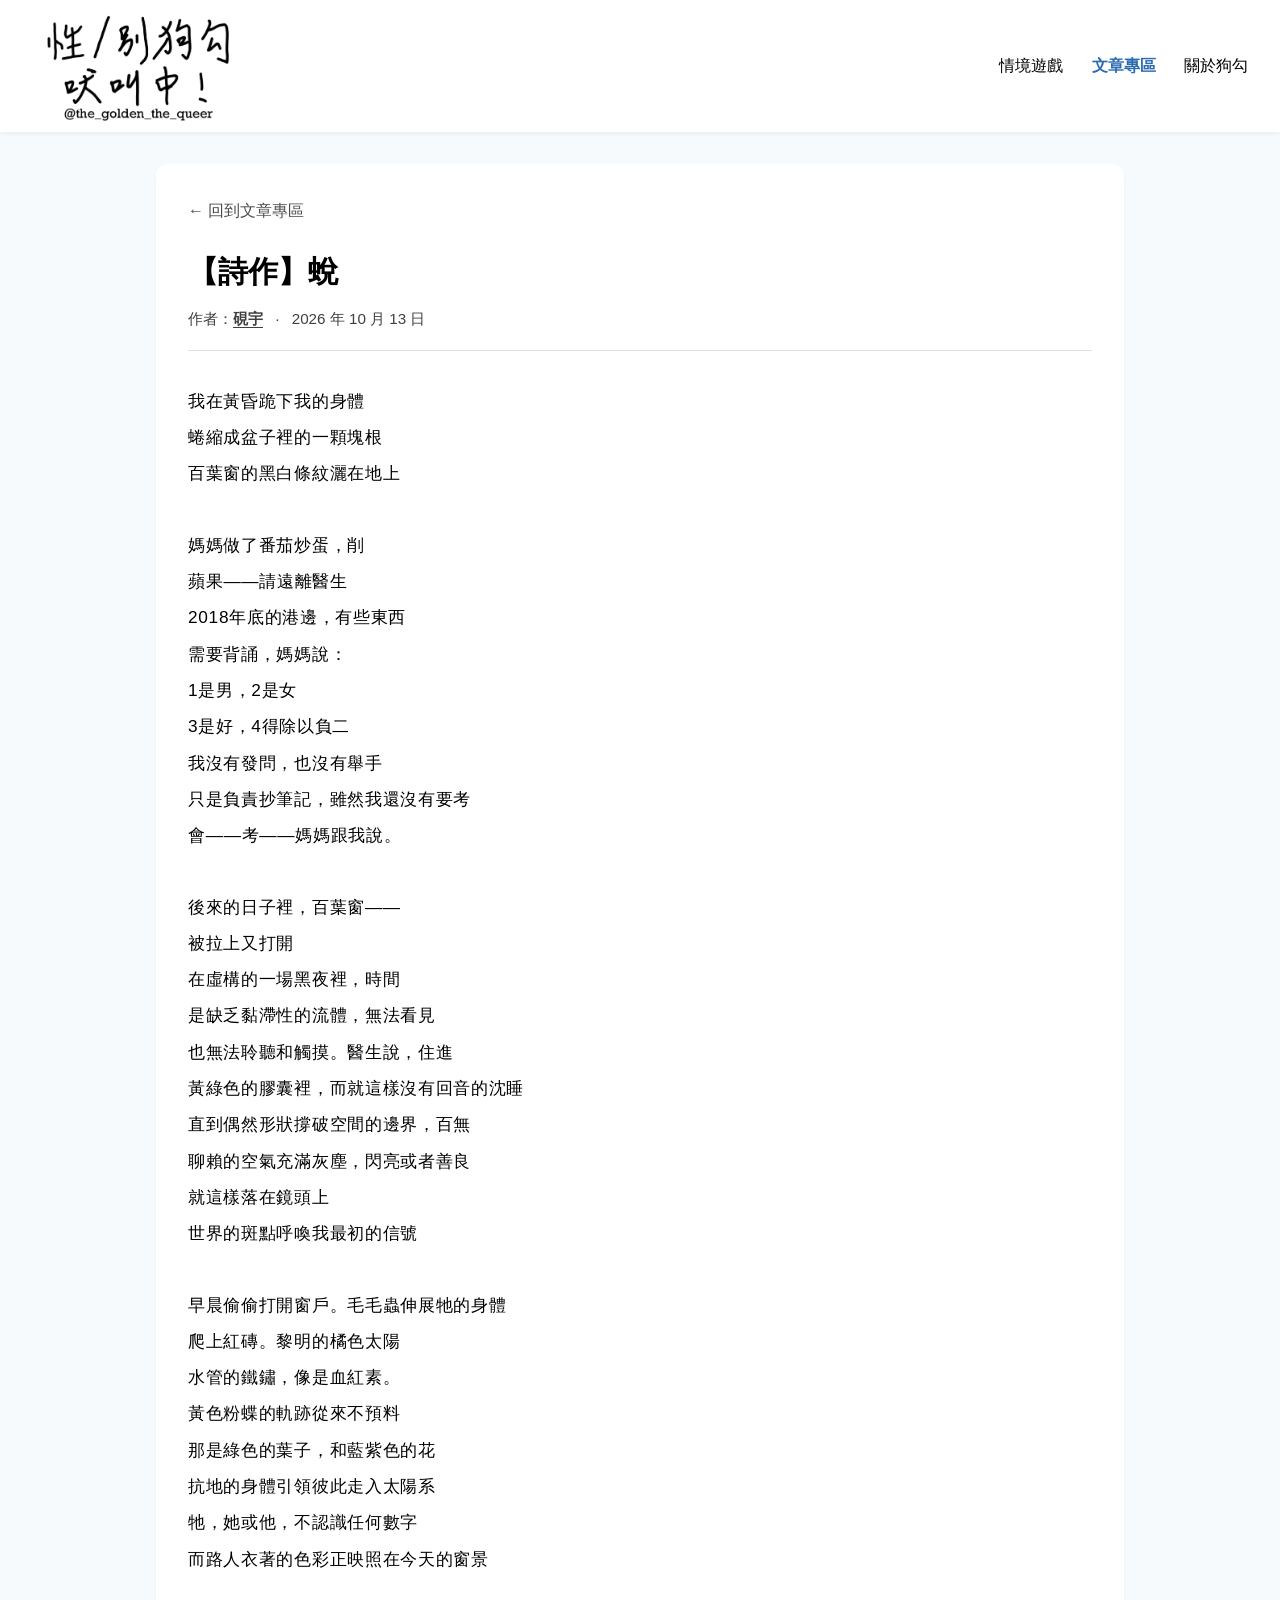
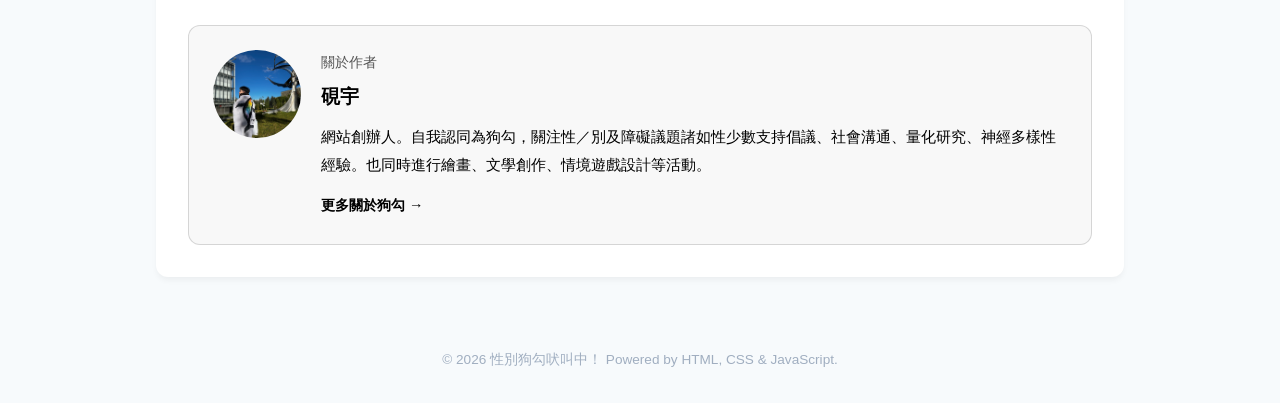
<file: posts/poetry-the-progress.html>
<!DOCTYPE html>
<html lang="zh-TW">
<head>
  <meta charset="UTF-8" />
  <meta name="viewport" content="width=device-width, initial-scale=1.0" />
  <title>【詩作】蛻 | 性別狗勾吠叫中！</title>
  <meta name="description" content="硯宇的詩作〈蛻〉：從黃昏跪下的身體、媽媽要背誦的數字，到清晨打開的窗與黃色粉蝶。" />
  <!-- 這篇文章放在 posts 資料夾裡，所以共用檔案的路徑前面都要加 ../ -->
  <link rel="stylesheet" href="../style.css" />
  <link rel="alternate" type="application/rss+xml" title="RSS 訂閱" href="../feed.xml" />
  <style>
    .post-article {
      line-height: 1.9;
    }
    .post-article .back-link {
      display: inline-block;
      margin-bottom: 1.5rem;
      color: inherit;
      opacity: 0.7;
      text-decoration: none;
    }
    .post-article .back-link:hover { opacity: 1; }
    .post-article h1 {
      font-size: 1.9rem;
      line-height: 1.4;
      margin: 0 0 0.75rem;
    }
    .post-meta {
      font-size: 0.95rem;
      opacity: 0.75;
      margin-bottom: 2rem;
      padding-bottom: 1rem;
      border-bottom: 1px solid rgba(128, 128, 128, 0.3);
    }
    .post-meta a {
      color: inherit;
      font-weight: bold;
      text-decoration: underline;
      text-underline-offset: 3px;
    }
    .post-meta-divider { margin: 0 0.5rem; }

    /* 詩作排版：保留斷行，段與段之間留白 */
    .poem {
      margin: 0;
      font-size: 1.08rem;
      line-height: 2.1;
      letter-spacing: 0.04em;
    }
    .poem .stanza {
      margin: 0 0 2.2rem;
    }
    .poem .stanza:last-child { margin-bottom: 0; }

    /* 文章底部作者欄 */
    .author-box {
      display: flex;
      gap: 1.25rem;
      align-items: flex-start;
      margin-top: 3rem;
      padding: 1.5rem;
      border: 1px solid rgba(128, 128, 128, 0.3);
      border-radius: 12px;
      background: rgba(128, 128, 128, 0.06);
    }
    .author-box img {
      width: 88px;
      height: 88px;
      flex-shrink: 0;
      border-radius: 50%;
      object-fit: cover;
    }
    .author-box .author-label {
      font-size: 0.85rem;
      opacity: 0.65;
      margin: 0 0 0.2rem;
    }
    .author-box .author-name {
      font-size: 1.2rem;
      margin: 0 0 0.5rem;
    }
    .author-box .author-name a {
      color: inherit;
      text-decoration: none;
    }
    .author-box .author-name a:hover { text-decoration: underline; }
    .author-box .author-bio {
      font-size: 0.95rem;
      line-height: 1.8;
      margin: 0 0 0.75rem;
    }
    .author-box .author-more {
      font-size: 0.9rem;
      font-weight: bold;
      color: inherit;
    }
    @media (max-width: 520px) {
      .poem { font-size: 1rem; }
      .author-box {
        flex-direction: column;
        align-items: center;
        text-align: center;
      }
    }
  </style>
</head>
<body>

  <header class="navbar">
    <a href="../index.html" class="logo-link">
      <img src="../images/性別狗勾_logo.png" alt="性別狗勾吠叫中！" class="logo-img">
    </a>
    <nav>
      <a href="../game.html" target="_blank" rel="noopener noreferrer">情境遊戲</a>
      <a href="../blog.html" class="active">文章專區</a>
      <a href="../about.html">關於狗勾</a>
    </nav>
  </header>

  <main class="container">
    <article class="section-block post-article">
      <a href="../blog.html" class="back-link">← 回到文章專區</a>

      <h1>【詩作】蛻</h1>

      <div class="post-meta">
        <span>作者：<a href="https://the-golden-the-queer.github.io/about.html">硯宇</a></span>
        <span class="post-meta-divider">·</span>
        <time datetime="2026-10-13">2026 年 10 月 13 日</time>
      </div>

      <div class="poem">
        <p class="stanza">
          我在黃昏跪下我的身體<br />
          蜷縮成盆子裡的一顆塊根<br />
          百葉窗的黑白條紋灑在地上
        </p>

        <p class="stanza">
          媽媽做了番茄炒蛋，削<br />
          蘋果——請遠離醫生<br />
          2018年底的港邊，有些東西<br />
          需要背誦，媽媽說：<br />
          1是男，2是女<br />
          3是好，4得除以負二<br />
          我沒有發問，也沒有舉手<br />
          只是負責抄筆記，雖然我還沒有要考<br />
          會——考——媽媽跟我說。
        </p>

        <p class="stanza">
          後來的日子裡，百葉窗——<br />
          被拉上又打開<br />
          在虛構的一場黑夜裡，時間<br />
          是缺乏黏滯性的流體，無法看見<br />
          也無法聆聽和觸摸。醫生說，住進<br />
          黃綠色的膠囊裡，而就這樣沒有回音的沈睡<br />
          直到偶然形狀撐破空間的邊界，百無<br />
          聊賴的空氣充滿灰塵，閃亮或者善良<br />
          就這樣落在鏡頭上<br />
          世界的斑點呼喚我最初的信號
        </p>

        <p class="stanza">
          早晨偷偷打開窗戶。毛毛蟲伸展牠的身體<br />
          爬上紅磚。黎明的橘色太陽<br />
          水管的鐵鏽，像是血紅素。<br />
          黃色粉蝶的軌跡從來不預料<br />
          那是綠色的葉子，和藍紫色的花<br />
          抗地的身體引領彼此走入太陽系<br />
          牠，她或他，不認識任何數字<br />
          而路人衣著的色彩正映照在今天的窗景
        </p>
      </div>

      <aside class="author-box">
        <img src="../images/硯宇照片.jpg" alt="硯宇">
        <div>
          <p class="author-label">關於作者</p>
          <h3 class="author-name"><a href="../about.html">硯宇</a></h3>
          <p class="author-bio">網站創辦人。自我認同為狗勾，關注性／別及障礙議題諸如性少數支持倡議、社會溝通、量化研究、神經多樣性經驗。也同時進行繪畫、文學創作、情境遊戲設計等活動。</p>
          <a href="../about.html" class="author-more">更多關於狗勾 →</a>
        </div>
      </aside>
    </article>
  </main>

  <footer>
    <p>© 2026 性別狗勾吠叫中！ Powered by HTML, CSS & JavaScript.</p>
  </footer>

</body>
</html>
</file>
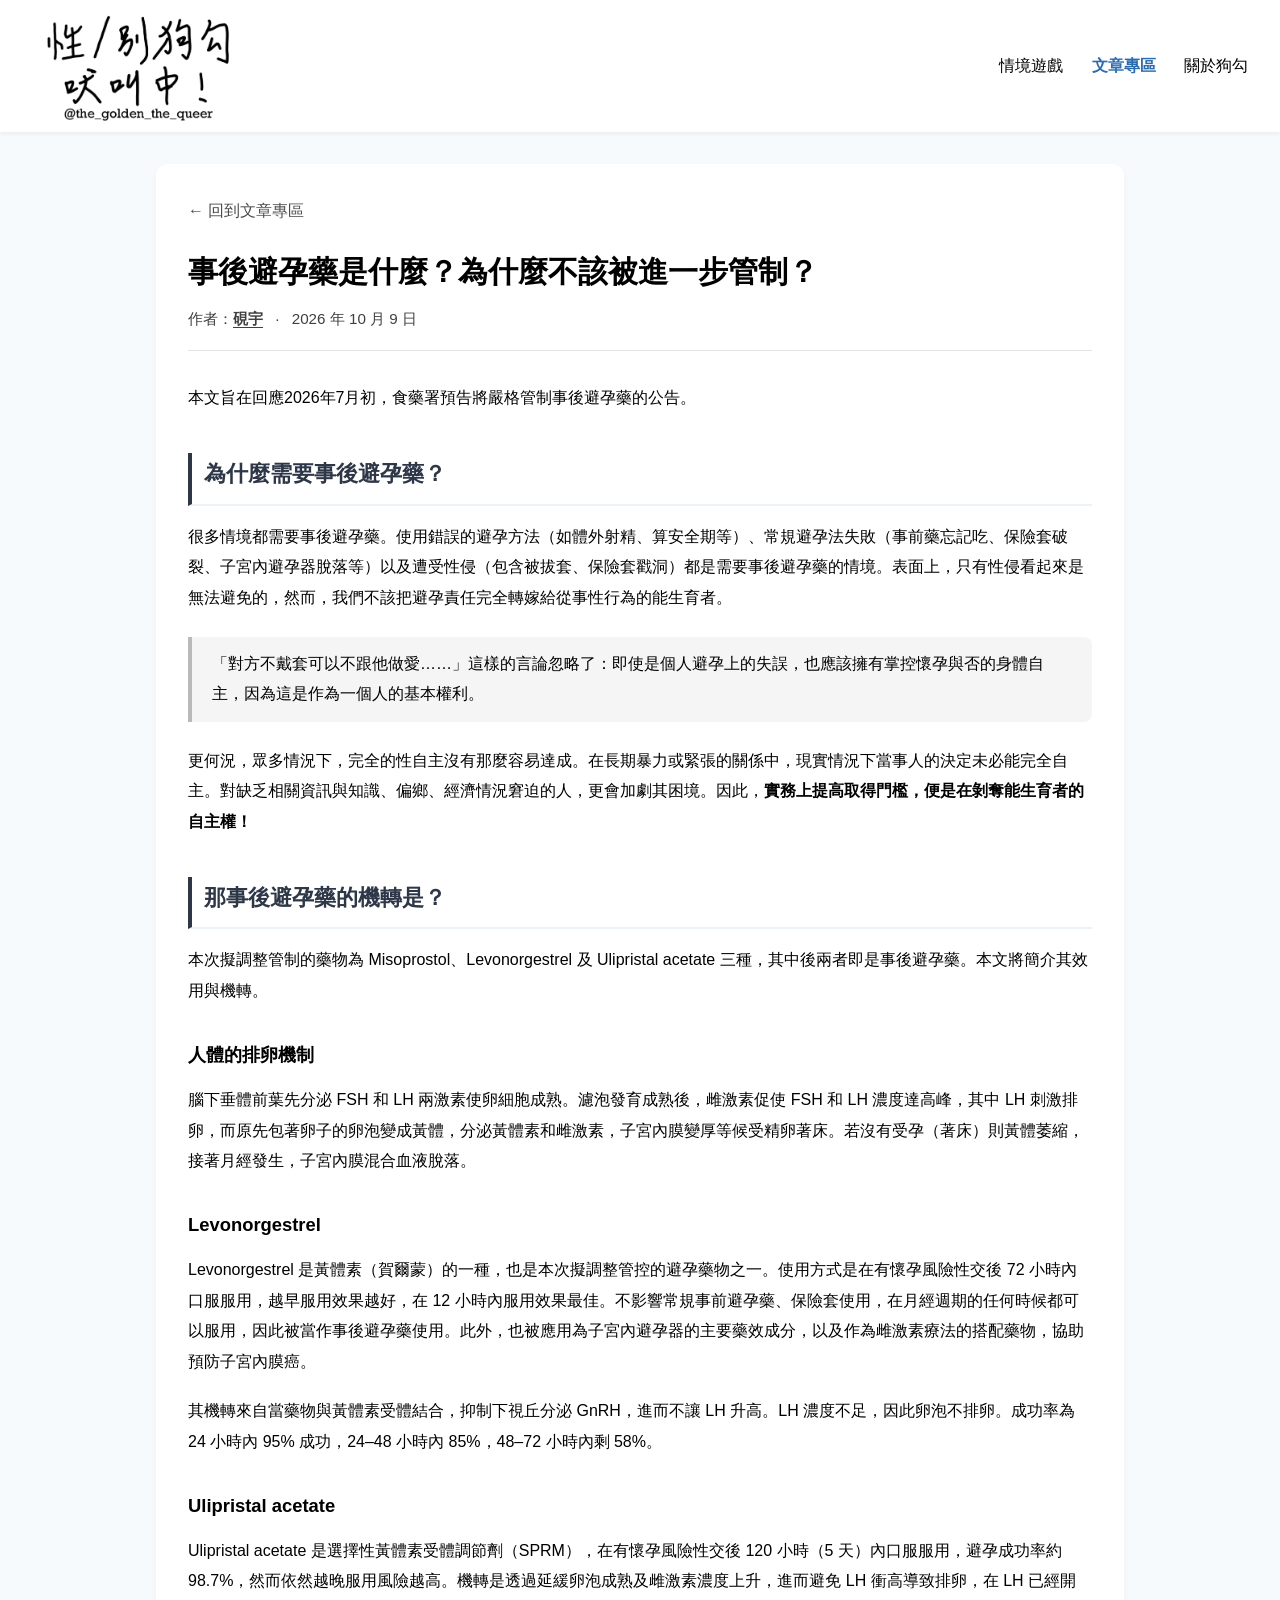
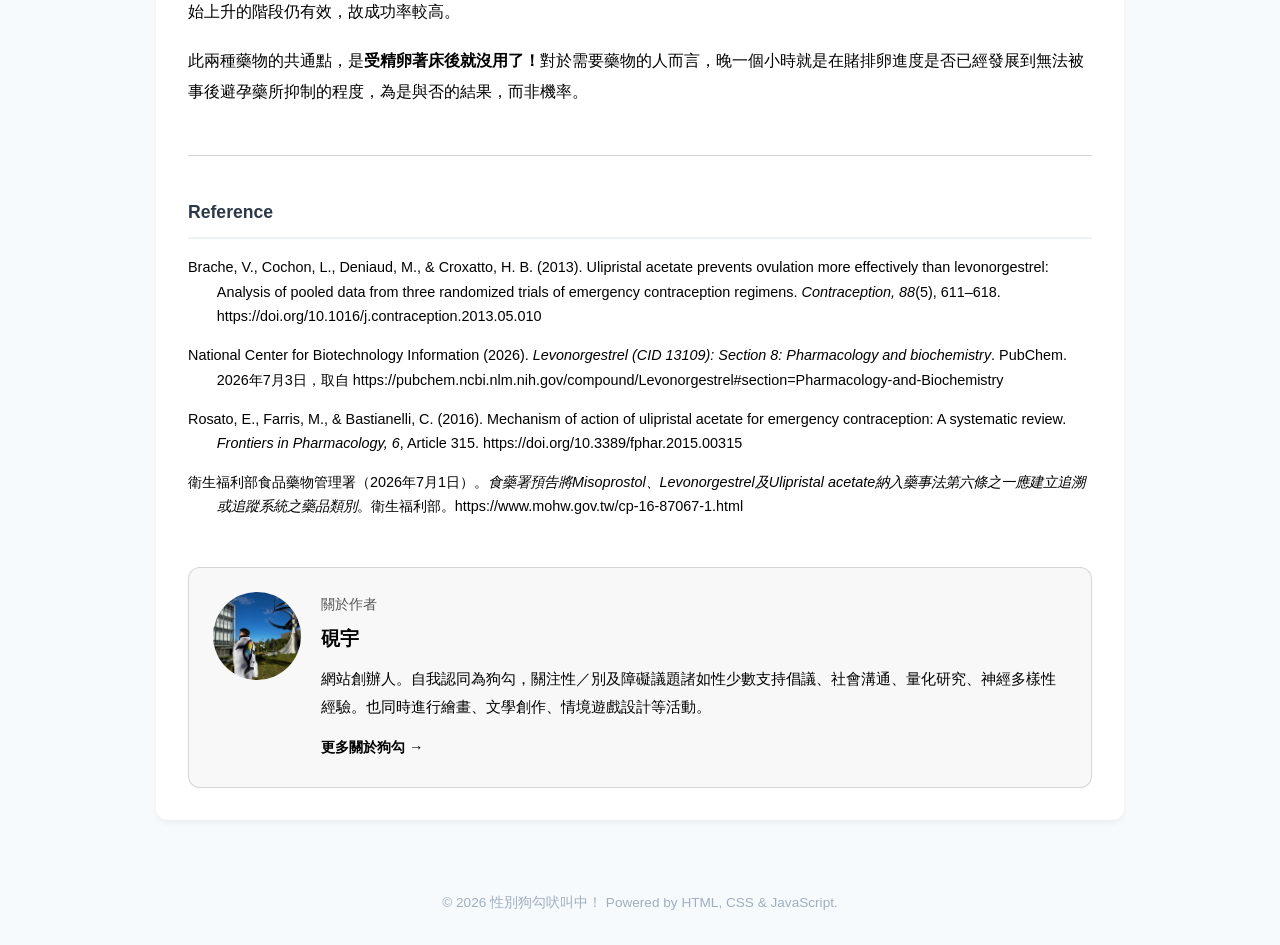
<file: posts/why-we-need-plan-B.html>
<!DOCTYPE html>
<html lang="zh-TW">
<head>
  <meta charset="UTF-8" />
  <meta name="viewport" content="width=device-width, initial-scale=1.0" />
  <title>事後避孕藥是什麼？為什麼不該被進一步管制？ | 性別狗勾吠叫中！</title>
  <meta name="description" content="使用錯誤的避孕方法、常規避孕法失敗以及被性侵，都是需要事後避孕藥的情境。提高取得門檻，便是在剝奪能生育者的自主權。" />
  <!-- 這篇文章放在 posts 資料夾裡，所以共用檔案的路徑前面都要加 ../ -->
  <link rel="stylesheet" href="../style.css" />
  <link rel="alternate" type="application/rss+xml" title="RSS 訂閱" href="../feed.xml" />
  <style>
    .post-article {
      line-height: 1.9;
    }
    .post-article .back-link {
      display: inline-block;
      margin-bottom: 1.5rem;
      color: inherit;
      opacity: 0.7;
      text-decoration: none;
    }
    .post-article .back-link:hover { opacity: 1; }
    .post-article h1 {
      font-size: 1.9rem;
      line-height: 1.4;
      margin: 0 0 0.75rem;
    }
    .post-meta {
      font-size: 0.95rem;
      opacity: 0.75;
      margin-bottom: 2rem;
      padding-bottom: 1rem;
      border-bottom: 1px solid rgba(128, 128, 128, 0.3);
    }
    .post-meta a {
      color: inherit;
      font-weight: bold;
      text-decoration: underline;
      text-underline-offset: 3px;
    }
    .post-meta-divider { margin: 0 0.5rem; }
    .post-article h2 {
      font-size: 1.4rem;
      margin: 2.5rem 0 1rem;
      padding-left: 0.75rem;
      border-left: 4px solid currentColor;
    }
    .post-article h3 {
      font-size: 1.15rem;
      margin: 2rem 0 0.75rem;
    }
    .post-article p { margin: 0 0 1.2rem; }
    .post-article blockquote {
      margin: 1.5rem 0;
      padding: 0.75rem 1.25rem;
      border-left: 4px solid rgba(128, 128, 128, 0.5);
      background: rgba(128, 128, 128, 0.08);
      border-radius: 0 8px 8px 0;
    }
    .post-article blockquote p { margin: 0; }
    .post-article .highlight { font-weight: bold; }
    .post-article hr {
      border: none;
      border-top: 1px solid rgba(128, 128, 128, 0.35);
      margin: 3rem 0 2rem;
    }
    .post-references h2 {
      font-size: 1.1rem;
      border-left: none;
      padding-left: 0;
    }
    .post-references ol {
      list-style: none;
      padding: 0;
      margin: 0;
      font-size: 0.9rem;
      line-height: 1.7;
    }
    .post-references li {
      padding-left: 2em;
      text-indent: -2em;   /* APA 懸掛縮排 */
      margin-bottom: 0.9rem;
      overflow-wrap: anywhere;
    }
    .post-references a { color: inherit; }

    /* 文章底部作者欄 */
    .author-box {
      display: flex;
      gap: 1.25rem;
      align-items: flex-start;
      margin-top: 3rem;
      padding: 1.5rem;
      border: 1px solid rgba(128, 128, 128, 0.3);
      border-radius: 12px;
      background: rgba(128, 128, 128, 0.06);
    }
    .author-box img {
      width: 88px;
      height: 88px;
      flex-shrink: 0;
      border-radius: 50%;
      object-fit: cover;
    }
    .author-box .author-label {
      font-size: 0.85rem;
      opacity: 0.65;
      margin: 0 0 0.2rem;
    }
    .author-box .author-name {
      font-size: 1.2rem;
      margin: 0 0 0.5rem;
    }
    .author-box .author-name a {
      color: inherit;
      text-decoration: none;
    }
    .author-box .author-name a:hover { text-decoration: underline; }
    .author-box .author-bio {
      font-size: 0.95rem;
      line-height: 1.8;
      margin: 0 0 0.75rem;
    }
    .author-box .author-more {
      font-size: 0.9rem;
      font-weight: bold;
      color: inherit;
    }
    @media (max-width: 520px) {
      .author-box {
        flex-direction: column;
        align-items: center;
        text-align: center;
      }
    }
  </style>
</head>
<body>

  <header class="navbar">
    <a href="../index.html" class="logo-link">
      <img src="../images/性別狗勾_logo.png" alt="性別狗勾吠叫中！" class="logo-img">
    </a>
    <nav>
      <a href="../game.html" target="_blank" rel="noopener noreferrer">情境遊戲</a>
      <a href="../blog.html" class="active">文章專區</a>
      <a href="../about.html">關於狗勾</a>
    </nav>
  </header>

  <main class="container">
    <article class="section-block post-article">
      <a href="../blog.html" class="back-link">← 回到文章專區</a>

      <h1>事後避孕藥是什麼？為什麼不該被進一步管制？</h1>

      <div class="post-meta">
        <span>作者：<a href="https://the-golden-the-queer.github.io/about.html">硯宇</a></span>
        <span class="post-meta-divider">·</span>
        <time datetime="2026-10-09">2026 年 10 月 9 日</time>
      </div>

      <p>本文旨在回應2026年7月初，食藥署預告將嚴格管制事後避孕藥的公告。</p>

      <h2>為什麼需要事後避孕藥？</h2>
      <p>很多情境都需要事後避孕藥。使用錯誤的避孕方法（如體外射精、算安全期等）、常規避孕法失敗（事前藥忘記吃、保險套破裂、子宮內避孕器脫落等）以及遭受性侵（包含被拔套、保險套戳洞）都是需要事後避孕藥的情境。表面上，只有性侵看起來是無法避免的，然而，我們不該把避孕責任完全轉嫁給從事性行為的能生育者。</p>

      <blockquote>
        <p>「對方不戴套可以不跟他做愛……」這樣的言論忽略了：即使是個人避孕上的失誤，也應該擁有掌控懷孕與否的身體自主，因為這是作為一個人的基本權利。</p>
      </blockquote>

      <p>更何況，眾多情況下，完全的性自主沒有那麼容易達成。在長期暴力或緊張的關係中，現實情況下當事人的決定未必能完全自主。對缺乏相關資訊與知識、偏鄉、經濟情況窘迫的人，更會加劇其困境。因此，<span class="highlight">實務上提高取得門檻，便是在剝奪能生育者的自主權！</span></p>

      <h2>那事後避孕藥的機轉是？</h2>
      <p>本次擬調整管制的藥物為 Misoprostol、Levonorgestrel 及 Ulipristal acetate 三種，其中後兩者即是事後避孕藥。本文將簡介其效用與機轉。</p>

      <h3>人體的排卵機制</h3>
      <p>腦下垂體前葉先分泌 FSH 和 LH 兩激素使卵細胞成熟。濾泡發育成熟後，雌激素促使 FSH 和 LH 濃度達高峰，其中 LH 刺激排卵，而原先包著卵子的卵泡變成黃體，分泌黃體素和雌激素，子宮內膜變厚等候受精卵著床。若沒有受孕（著床）則黃體萎縮，接著月經發生，子宮內膜混合血液脫落。</p>

      <h3>Levonorgestrel</h3>
      <p>Levonorgestrel 是黃體素（賀爾蒙）的一種，也是本次擬調整管控的避孕藥物之一。使用方式是在有懷孕風險性交後 72 小時內口服服用，越早服用效果越好，在 12 小時內服用效果最佳。不影響常規事前避孕藥、保險套使用，在月經週期的任何時候都可以服用，因此被當作事後避孕藥使用。此外，也被應用為子宮內避孕器的主要藥效成分，以及作為雌激素療法的搭配藥物，協助預防子宮內膜癌。</p>
      <p>其機轉來自當藥物與黃體素受體結合，抑制下視丘分泌 GnRH，進而不讓 LH 升高。LH 濃度不足，因此卵泡不排卵。成功率為 24 小時內 95% 成功，24–48 小時內 85%，48–72 小時內剩 58%。</p>

      <h3>Ulipristal acetate</h3>
      <p>Ulipristal acetate 是選擇性黃體素受體調節劑（SPRM），在有懷孕風險性交後 120 小時（5 天）內口服服用，避孕成功率約 98.7%，然而依然越晚服用風險越高。機轉是透過延緩卵泡成熟及雌激素濃度上升，進而避免 LH 衝高導致排卵，在 LH 已經開始上升的階段仍有效，故成功率較高。</p>

      <p>此兩種藥物的共通點，是<span class="highlight">受精卵著床後就沒用了！</span>對於需要藥物的人而言，晚一個小時就是在賭排卵進度是否已經發展到無法被事後避孕藥所抑制的程度，為是與否的結果，而非機率。</p>

      <hr />

      <section class="post-references">
        <h2>Reference</h2>
        <ol>
          <li>Brache, V., Cochon, L., Deniaud, M., &amp; Croxatto, H. B. (2013). Ulipristal acetate prevents ovulation more effectively than levonorgestrel: Analysis of pooled data from three randomized trials of emergency contraception regimens. <em>Contraception, 88</em>(5), 611–618. <a href="https://doi.org/10.1016/j.contraception.2013.05.010" target="_blank" rel="noopener noreferrer">https://doi.org/10.1016/j.contraception.2013.05.010</a></li>
          <li>National Center for Biotechnology Information (2026). <em>Levonorgestrel (CID 13109): Section 8: Pharmacology and biochemistry</em>. PubChem. 2026年7月3日，取自 <a href="https://pubchem.ncbi.nlm.nih.gov/compound/Levonorgestrel#section=Pharmacology-and-Biochemistry" target="_blank" rel="noopener noreferrer">https://pubchem.ncbi.nlm.nih.gov/compound/Levonorgestrel#section=Pharmacology-and-Biochemistry</a></li>
          <li>Rosato, E., Farris, M., &amp; Bastianelli, C. (2016). Mechanism of action of ulipristal acetate for emergency contraception: A systematic review. <em>Frontiers in Pharmacology, 6</em>, Article 315. <a href="https://doi.org/10.3389/fphar.2015.00315" target="_blank" rel="noopener noreferrer">https://doi.org/10.3389/fphar.2015.00315</a></li>
          <li>衛生福利部食品藥物管理署（2026年7月1日）。<em>食藥署預告將Misoprostol、Levonorgestrel及Ulipristal acetate納入藥事法第六條之一應建立追溯或追蹤系統之藥品類別</em>。衛生福利部。<a href="https://www.mohw.gov.tw/cp-16-87067-1.html" target="_blank" rel="noopener noreferrer">https://www.mohw.gov.tw/cp-16-87067-1.html</a></li>
        </ol>
      </section>

      <aside class="author-box">
        <img src="../images/硯宇照片.jpg" alt="硯宇">
        <div>
          <p class="author-label">關於作者</p>
          <h3 class="author-name"><a href="../about.html">硯宇</a></h3>
          <p class="author-bio">網站創辦人。自我認同為狗勾，關注性／別及障礙議題諸如性少數支持倡議、社會溝通、量化研究、神經多樣性經驗。也同時進行繪畫、文學創作、情境遊戲設計等活動。</p>
          <a href="../about.html" class="author-more">更多關於狗勾 →</a>
        </div>
      </aside>
    </article>
  </main>

  <footer>
    <p>© 2026 性別狗勾吠叫中！ Powered by HTML, CSS & JavaScript.</p>
  </footer>

</body>
</html>
</file>
<file: style.css>
/* ==========================================
   1. 全局與基礎樣式 (Global Styles)
   ========================================== */
:root {
  --bg-color: #f7fafc;
  --text-main: #000000;
  --text-gray: #718096;
  --primary-color: #3182ce;
  --primary-hover: #2b6cb0;
  --nav-height: 132px; /* 導覽列高度，滿版主視覺會扣掉這段 */
  
  /* 遊戲角色配色 */
  --game-bg: #b0bec5;
  --game-chat-overlay: rgba(245, 247, 248, 0.85);
  --game-text-main: #37474f;
  --game-text-gray: #546e7a;
  --game-label-size: 11px;
  --color-hui: #8da399;
  --color-lin: #607d8b;
  --color-white: #90a4ae;
  --color-me: #556b2f;
}

* {
  box-sizing: border-box;
  margin: 0;
  padding: 0;
}

body {
  font-family: -apple-system, BlinkMacSystemFont, "SF Pro Text", "SF Pro Display", "Helvetica Neue", "PingFang TC", "Microsoft JhengHei", sans-serif;
  line-height: 1.6;
  color: var(--text-main);
  background-color: var(--bg-color);
}

/* 按鈕與輸入框預設不繼承字體，統一套用 Apple 系統字 */
button,
input,
textarea,
select {
  font-family: inherit;
}

a {
  color: var(--primary-color);
  text-decoration: none;
}

a:hover {
  text-decoration: underline;
}

/* 導覽列 */
.navbar {
  display: flex;
  justify-content: space-between;
  align-items: center;
  min-height: var(--nav-height);
  padding: 0.5rem 2rem;
  background-color: #ffffff;
  box-shadow: 0 2px 4px rgba(0, 0, 0, 0.05);
  position: sticky;
  top: 0;
  z-index: 100;
}

.logo-link {
  display: flex;
  align-items: center;
  text-decoration: none;
}

.logo-img {
  height: 116px;
  width: auto;
  display: block;
}

.navbar nav a {
  margin-left: 1.5rem;
  color: #000000;
  font-weight: 500;
}

.navbar nav a:hover,
.navbar nav a.active {
  color: var(--primary-hover);
  font-weight: 700;
}

/* 容器 */
.container {
  max-width: 1000px;
  margin: 2rem auto;
  padding: 0 1rem;
}

/* 首頁滿版主視覺 */
.hero-page-container {
  width: 100%;
  height: calc(100vh - var(--nav-height));
  height: calc(100svh - var(--nav-height)); /* 手機瀏覽器網址列不會吃掉畫面 */
  min-height: 420px;
  padding: 0;
  overflow: hidden;
}

.hero-img {
  width: 100%;
  height: 100%;
  object-fit: cover;
  object-position: center 55%; /* 讓雪山與湖面都留在畫面中 */
  display: block;
}

@media (max-width: 640px) {
  :root { --nav-height: 108px; }
  .navbar { padding: 0.5rem 1rem; }
  .logo-img { height: 92px; }
  .navbar nav a { margin-left: 0.9rem; font-size: 0.9rem; }
}

/* 通用區塊卡片外框 */
.section-block {
  background: #ffffff;
  border-radius: 12px;
  padding: 2rem;
  margin-bottom: 2.5rem;
  box-shadow: 0 4px 6px -1px rgba(0, 0, 0, 0.05);
}

.section-block h2 {
  font-size: 1.5rem;
  margin-bottom: 1.25rem;
  color: #2d3748;
  border-bottom: 2px solid #edf2f7;
  padding-bottom: 0.5rem;
}

/* ==========================================
   2. 手機模擬器情境遊戲樣式
   ========================================== */
.phone-wrapper-outer {
  display: flex;
  justify-content: center;
  align-items: center;
  padding: 20px 0;
}

#phone-wrapper {
  position: relative; /* 關鍵：鎖定所有彈窗與訊息在手機框內 */
  width: 360px;
  height: 680px;
  background-color: var(--game-bg, #f5f5f7); /* 保留原本背景變數 */
  border-radius: 40px;
  border: 12px solid #2d3748;
  box-shadow: 0 20px 40px rgba(0, 0, 0, 0.2);
  overflow: hidden; /* 關鍵：舊訊息向上跑出邊界時自動裁切 */
  box-sizing: border-box;
  transition: background-color 0.5s ease;
}

/* 綠衣巨大狗狗登場時的情境背景轉換 */
#phone-wrapper.green-dog-mode {
  background-color: #f0fdf4;
}

#game-container {
  display: flex;
  flex-direction: column;
  height: 100%;
  width: 100%;
  position: relative;
}

/* ==========================================
   對話框與訊息區域（對齊原本對話框樣式）
   ========================================== */
#chat-window {
  flex: 1;
  overflow-y: auto;
  padding: 16px;
  display: flex;
  flex-direction: column;
  gap: 10px;
  scroll-behavior: smooth;

  /* 隱藏原生捲軸，維持簡潔視覺 */
  -ms-overflow-style: none;
  scrollbar-width: none;
}

#chat-window::-webkit-scrollbar {
  display: none;
}

.message-wrapper {
  display: flex;
  flex-direction: column;
  max-width: 80%;
  animation: messageSlideIn 0.25s ease-out;
}

.message-wrapper.left {
  align-self: flex-start;
}

.message-wrapper.green_dog {
  align-self: flex-start;
}

.message-wrapper.right {
  align-self: flex-end;
}

.message-wrapper.system {
  align-self: center;
  max-width: 90%;
  margin: 10px 0;
}

.system-text {
  font-size: 0.8rem;
  color: #718096;
  background: rgba(226, 232, 240, 0.7);
  padding: 6px 12px;
  border-radius: 12px;
  text-align: center;
  line-height: 1.4;
}

.bubble {
  padding: 10px 14px;
  border-radius: 18px;
  font-size: 0.92rem;
  line-height: 1.45;
  word-break: break-word;
}

.message-wrapper.left .bubble {
  background-color: #ffffff;
  color: var(--game-text-main, #1a202c);
  border-bottom-left-radius: 4px;
  box-shadow: 0 1px 3px rgba(0,0,0,0.08);
}

/* 綠衣巨大狗狗特色對話框樣式 */
.message-wrapper.green_dog .bubble {
  background-color: #2e7d32;
  color: #ffffff;
  border-bottom-left-radius: 4px;
  box-shadow: 0 2px 6px rgba(46, 125, 50, 0.25);
  font-weight: 500;
}

.message-wrapper.right .bubble {
  background-color: var(--color-lin, #007aff); /* 保留原本的主色調 */
  color: #ffffff;
  border-bottom-right-radius: 4px;
}

#options-container {
  padding: 12px 16px 20px 16px;
  background: #ffffff;
  border-top: 1px solid #e2e8f0;
  display: flex;
  flex-direction: column;
  gap: 8px;
}

#options-container button {
  width: 100%;
  padding: 10px 14px;
  background-color: #f7fafc;
  border: 1px solid #cbd5e0;
  border-radius: 20px;
  font-size: 0.88rem;
  color: #2d3748;
  cursor: pointer;
  transition: all 0.2s ease;
}

#options-container button:hover {
  background-color: var(--color-lin, #007aff);
  color: #ffffff;
  border-color: var(--color-lin, #007aff);
}

.typing {
  font-size: 0.8rem;
  color: #a0aec0;
  padding: 4px 8px;
}

/* ==========================================
   手機內部鋪墊與 iOS Modal (嚴格限制於手機框內)
   ========================================== */
.paving-overlay {
  position: absolute;
  top: 0;
  left: 0;
  width: 100%;
  height: 100%;
  background: rgba(15, 23, 42, 0.92);
  backdrop-filter: blur(10px);
  -webkit-backdrop-filter: blur(10px);
  z-index: 100;
  display: flex;
  justify-content: center;
  align-items: center;
  padding: 20px;
  box-sizing: border-box;
}

.paving-card {
  color: #f8fafc;
  text-align: center;
  width: 100%;
  display: flex;
  flex-direction: column;
  gap: 16px;
  animation: fadeIn 0.4s ease-out;
}

.paving-content p {
  font-size: 0.88rem;
  line-height: 1.6;
  color: #e2e8f0;
  margin-bottom: 12px;
}

.modal-overlay {
  position: absolute;
  top: 0;
  left: 0;
  width: 100%;
  height: 100%;
  background: rgba(0, 0, 0, 0.4);
  backdrop-filter: blur(6px);
  -webkit-backdrop-filter: blur(6px);
  display: flex;
  justify-content: center;
  align-items: center;
  z-index: 90;
  padding: 20px;
  box-sizing: border-box;
}

.ios-alert-card {
  background: rgba(255, 255, 255, 0.92);
  backdrop-filter: blur(20px);
  -webkit-backdrop-filter: blur(20px);
  border-radius: 16px;
  width: 250px;
  padding-top: 18px;
  box-shadow: 0 10px 25px rgba(0, 0, 0, 0.2);
  text-align: center;
  overflow: hidden;
  animation: iosPop 0.25s cubic-bezier(0.175, 0.885, 0.32, 1.275);
}

.ios-alert-card h3 {
  font-size: 1rem;
  font-weight: 600;
  color: #000000;
  margin-bottom: 4px;
  padding: 0 12px;
}

.ios-alert-card p {
  font-size: 0.8rem;
  color: #3c3c43;
  margin-bottom: 12px;
  padding: 0 12px;
  line-height: 1.4;
}

.ios-field-group {
  padding: 0 14px 14px 14px;
  display: flex;
  flex-direction: column;
  gap: 6px;
}

.ios-field-group label {
  font-size: 0.72rem;
  color: #8e8e93;
  text-align: left;
}

.ios-input {
  width: 100%;
  padding: 6px 8px;
  background: rgba(239, 239, 244, 0.8);
  border: 0.5px solid rgba(0, 0, 0, 0.2);
  border-radius: 6px;
  font-size: 0.82rem;
  box-sizing: border-box;
  outline: none;
}

.ios-input:focus {
  border-color: var(--color-lin, #007aff);
  background: #ffffff;
}

.ios-btn-group {
  border-top: 0.5px solid rgba(60, 60, 67, 0.2);
  display: flex;
}

.ios-btn {
  flex: 1;
  background: transparent;
  border: none;
  padding: 10px;
  font-size: 0.9rem;
  color: var(--color-lin, #007aff);
  font-weight: 600;
  cursor: pointer;
}

.ios-btn:active {
  background: rgba(0, 0, 0, 0.05);
}

.paving-card .ios-btn.primary {
  background: var(--color-lin, #007aff);
  color: #ffffff;
  border-radius: 20px;
  padding: 10px;
}

@keyframes iosPop {
  from { transform: scale(1.12); opacity: 0; }
  to { transform: scale(1); opacity: 1; }
}

@keyframes messageSlideIn {
  from { transform: translateY(10px); opacity: 0; }
  to { transform: translateY(0); opacity: 1; }
}

@keyframes fadeIn {
  from { opacity: 0; }
  to { opacity: 1; }
}
/* ==========================================
   店員（灰色）與機器（黑色）對話框
   ========================================== */
.message-wrapper.clerk,
.message-wrapper.machine {
  align-self: flex-start;
}

.message-wrapper.clerk .bubble {
  background-color: #e2e8f0;
  color: #2d3748;
  border-bottom-left-radius: 4px;
}

.message-wrapper.machine .bubble {
  background-color: #1a202c;
  color: #ffffff;
  border-bottom-left-radius: 4px;
  font-family: ui-monospace, "SF Mono", Menlo, Monaco, monospace;
}

/* 店員、機器對話框上方的小字標籤 */
.speaker-label {
  font-size: 0.7rem;
  color: #718096;
  margin: 0 0 3px 6px;
}

/* ==========================================
   全黑背景模式（S/T/U 結局之後）
   ========================================== */
#phone-wrapper.dark-mode,
#phone-wrapper.dark-mode.green-dog-mode {
  background-color: #000000;
}

#phone-wrapper.dark-mode #options-container {
  background: #000000;
  border-top-color: #1f1f1f;
}

#phone-wrapper.dark-mode #options-container button {
  background-color: #141414;
  border-color: #333333;
  color: #e2e8f0;
}

#phone-wrapper.dark-mode #options-container button:hover {
  background-color: var(--color-lin, #007aff);
  border-color: var(--color-lin, #007aff);
  color: #ffffff;
}

#phone-wrapper.dark-mode .system-text {
  background: rgba(255, 255, 255, 0.1);
  color: #cbd5e0;
}

/* ==========================================
   聊天中的網站縮圖（連結預覽卡片）
   ========================================== */
.message-wrapper.right .bubble.link-card-bubble {
  padding: 6px;
}

.link-card {
  display: flex;
  align-items: center;
  gap: 8px;
  background: #ffffff;
  border-radius: 12px;
  padding: 8px;
  color: #1a202c;
}

.link-card-thumb {
  flex-shrink: 0;
  width: 42px;
  height: 42px;
  border-radius: 8px;
  background: #2e7d32;
  display: flex;
  align-items: center;
  justify-content: center;
  font-size: 1.3rem;
}

.link-card-title {
  font-size: 0.8rem;
  font-weight: 600;
  line-height: 1.3;
}

.link-card-site {
  font-size: 0.68rem;
  color: #718096;
  margin-top: 2px;
}

/* ==========================================
   手機內的無浪漫網誌
   ========================================== */
.blog-overlay {
  position: absolute;
  inset: 0;
  background: #ffffff;
  z-index: 80;
  overflow-y: auto;
  -ms-overflow-style: none;
  scrollbar-width: none;
  animation: fadeIn 0.35s ease-out;
}

.blog-overlay::-webkit-scrollbar {
  display: none;
}

.blog-urlbar {
  position: sticky;
  top: 0;
  background: #f1f5f9;
  color: #475569;
  font-size: 0.72rem;
  text-align: center;
  padding: 10px 12px;
  border-bottom: 1px solid #e2e8f0;
}

.blog-article {
  padding: 18px 18px 28px;
  color: #1a202c;
}

.blog-article h2 {
  font-size: 1.1rem;
  line-height: 1.4;
  margin: 0 0 14px;
  color: #2e7d32;
}

.blog-article h3 {
  font-size: 0.92rem;
  margin: 18px 0 6px;
}

.blog-article p {
  font-size: 0.82rem;
  line-height: 1.7;
  margin: 0;
  color: #334155;
}

.blog-end-btn {
  display: none;
  width: 100%;
  margin-top: 24px;
  padding: 10px 14px;
  border: none;
  border-radius: 20px;
  background: #2e7d32;
  color: #ffffff;
  font-size: 0.88rem;
  cursor: pointer;
  animation: fadeIn 0.3s ease-out;
}

.blog-end-btn.show {
  display: block;
}

/* ==========================================
   看完網誌後的全黑結尾頁
   ========================================== */
.end-overlay {
  position: absolute;
  inset: 0;
  background: #000000;
  z-index: 85; /* 在網誌之上、確認視窗之下 */
  display: flex;
  flex-direction: column;
  padding: 24px 20px;
  overflow-y: auto;
  -ms-overflow-style: none;
  scrollbar-width: none;
  animation: fadeIn 0.35s ease-out;
}

.end-overlay::-webkit-scrollbar {
  display: none;
}

.end-panel {
  display: flex;
  flex-direction: column;
  gap: 12px;
  width: 100%;
  margin: auto 0; /* 垂直置中，內容太長時也能捲動 */
  animation: fadeIn 0.3s ease-out;
}

.end-btn {
  width: 100%;
  padding: 12px 14px;
  background-color: #141414;
  border: 1px solid #333333;
  border-radius: 20px;
  font-size: 0.9rem;
  color: #e2e8f0;
  cursor: pointer;
  transition: all 0.2s ease;
}

.end-btn:hover {
  background-color: var(--color-lin, #007aff);
  border-color: var(--color-lin, #007aff);
  color: #ffffff;
}

.end-text {
  color: #e2e8f0;
  font-size: 0.95rem;
  text-align: center;
  margin-bottom: 12px;
}

.credits {
  color: #e2e8f0;
  text-align: center;
  font-size: 0.85rem;
  line-height: 1.8;
  margin-bottom: 12px;
}

.credits h4 {
  font-size: 0.85rem;
  color: #a0aec0;
  font-weight: 600;
  margin: 18px 0 2px;
}

.credits-link,
.credits-link:hover {
  color: #e2e8f0;
  text-decoration: underline;
}

.credits-link {
  display: inline-block;
  margin-top: 18px;
}

.credits-note {
  font-size: 0.75rem;
  color: #a0aec0;
}

/* 確認視窗「是／否」中間的分隔線 */
.ios-btn-divider {
  border-left: 0.5px solid rgba(60, 60, 67, 0.2);
}

/* ------------------------------------------
   情境遊戲頁：手機模擬器與瀏覽器視窗同高，四周黑底
   ------------------------------------------ */
html:has(body.game-page),
body.game-page {
  height: 100%;
  background-color: #000000;
  overflow: hidden;
}

body.game-page .phone-wrapper-outer {
  height: 100vh;
  height: 100svh;
  padding: 0;
}

body.game-page #phone-wrapper {
  height: 100vh;
  height: 100svh;
  /* 依原本 360×680 的比例，由視窗高度推算寬度 */
  width: min(100vw, calc(100svh * 360 / 680));
  box-shadow: none;
}

/* 手機上：模擬器就是整個螢幕，不需要外框 */
@media (max-width: 600px) {
  body.game-page #phone-wrapper {
    width: 100vw;
    border: none;
    border-radius: 0;
  }
}

/* ==========================================
   3. 部落格文章頁面樣式
   ========================================== */
.card-grid {
  display: grid;
  grid-template-columns: repeat(auto-fit, minmax(280px, 1fr));
  gap: 1.5rem;
}

.card {
  border: 1px solid #e2e8f0;
  border-radius: 8px;
  padding: 1.25rem;
  display: flex;
  flex-direction: column;
  transition: transform 0.2s, box-shadow 0.2s;
  background: #ffffff;
}

.card:hover {
  transform: translateY(-3px);
  box-shadow: 0 10px 15px -3px rgba(0, 0, 0, 0.1);
}

.card-tag {
  font-size: 0.75rem;
  font-weight: bold;
  color: var(--primary-color);
  text-transform: uppercase;
  margin-bottom: 0.5rem;
}

.card h3 {
  font-size: 1.15rem;
  margin-bottom: 0.5rem;
  color: #1a202c;
}

.card p {
  font-size: 0.9rem;
  color: var(--text-gray);
  flex-grow: 1;
  margin-bottom: 1rem;
}

.read-more {
  font-weight: bold;
  font-size: 0.9rem;
}

/* RSS 區塊 */
.rss-section {
  margin-top: 2rem;
}

.rss-actions {
  display: flex;
  flex-direction: column;
  gap: 1rem;
  margin-top: 1rem;
}

.input-group {
  display: flex;
  max-width: 500px;
}

.input-group input {
  flex-grow: 1;
  padding: 0.6rem 0.8rem;
  border: 1px solid #cbd5e0;
  border-radius: 6px 0 0 6px;
  outline: none;
}

.input-group button {
  padding: 0.6rem 1rem;
  background-color: #319795;
  color: white;
  border: none;
  border-radius: 0 6px 6px 0;
  cursor: pointer;
}

.input-group button:hover {
  background-color: #2c7a7b;
}

.secondary-btn {
  align-self: flex-start;
  padding: 0.6rem 1rem;
  background-color: #edf2f7;
  color: #4a5568;
  border: 1px solid #cbd5e0;
  border-radius: 6px;
  cursor: pointer;
}

.secondary-btn:hover {
  background-color: #e2e8f0;
}

.status-msg {
  margin-top: 0.5rem;
  font-size: 0.85rem;
  color: #38a169;
}

/* ==========================================
   4. 個人簡介與關於狗勾頁面樣式
   ========================================= */
.profile-card {
  display: flex;
  gap: 2rem;
  align-items: center;
  margin-bottom: 2rem;
  padding-bottom: 2rem;
  border-bottom: 1px solid #edf2f7;
}

.profile-avatar {
  width: 140px;
  height: 140px;
  border-radius: 50%;
  object-fit: cover;
  box-shadow: 0 4px 10px rgba(0, 0, 0, 0.1);
  border: 3px solid #ffffff;
  flex-shrink: 0;
}

.profile-info {
  flex-grow: 1;
}

.profile-info h3 {
  font-size: 1.5rem;
  color: #1a202c;
  margin-bottom: 0.5rem;
}

.profile-bio {
  color: #4a5568;
  font-size: 0.95rem;
  margin-bottom: 1.25rem;
  line-height: 1.7;
}

/* IG 追蹤按鈕 */
.instagram-btn {
  display: inline-flex;
  align-items: center;
  gap: 0.5rem;
  background: linear-gradient(45deg, #f09433 0%, #e6683c 25%, #dc2743 50%, #cc2366 75%, #bc1888 100%);
  color: #ffffff;
  padding: 0.6rem 1.2rem;
  border-radius: 20px;
  font-weight: 600;
  font-size: 0.9rem;
  box-shadow: 0 4px 12px rgba(220, 39, 67, 0.25);
  transition: transform 0.2s, opacity 0.2s;
}

.instagram-btn:hover {
  text-decoration: none;
  opacity: 0.95;
  transform: translateY(-2px);
  color: #ffffff;
}

.instagram-btn svg {
  width: 18px;
  height: 18px;
  fill: currentColor;
}

.dog-grid {
  display: grid;
  grid-template-columns: repeat(auto-fit, minmax(280px, 1fr));
  gap: 1.5rem;
  margin-top: 1rem;
}

.dog-card {
  background: #f7fafc;
  border-radius: 10px;
  overflow: hidden;
  border: 1px solid #edf2f7;
}

.dog-card img {
  width: 100%;
  height: 200px;
  object-fit: cover;
}

.dog-info {
  padding: 1rem;
}

.dog-info h3 {
  margin-bottom: 0.5rem;
  color: #2d3748;
}

.dog-info p {
  font-size: 0.9rem;
  color: #718096;
}

@media (max-width: 640px) {
  .profile-card {
    flex-direction: column;
    text-align: center;
    gap: 1rem;
  }
}

/* 頁尾 */
footer {
  text-align: center;
  padding: 2rem;
  color: #a0aec0;
  font-size: 0.85rem;
}
</file>
